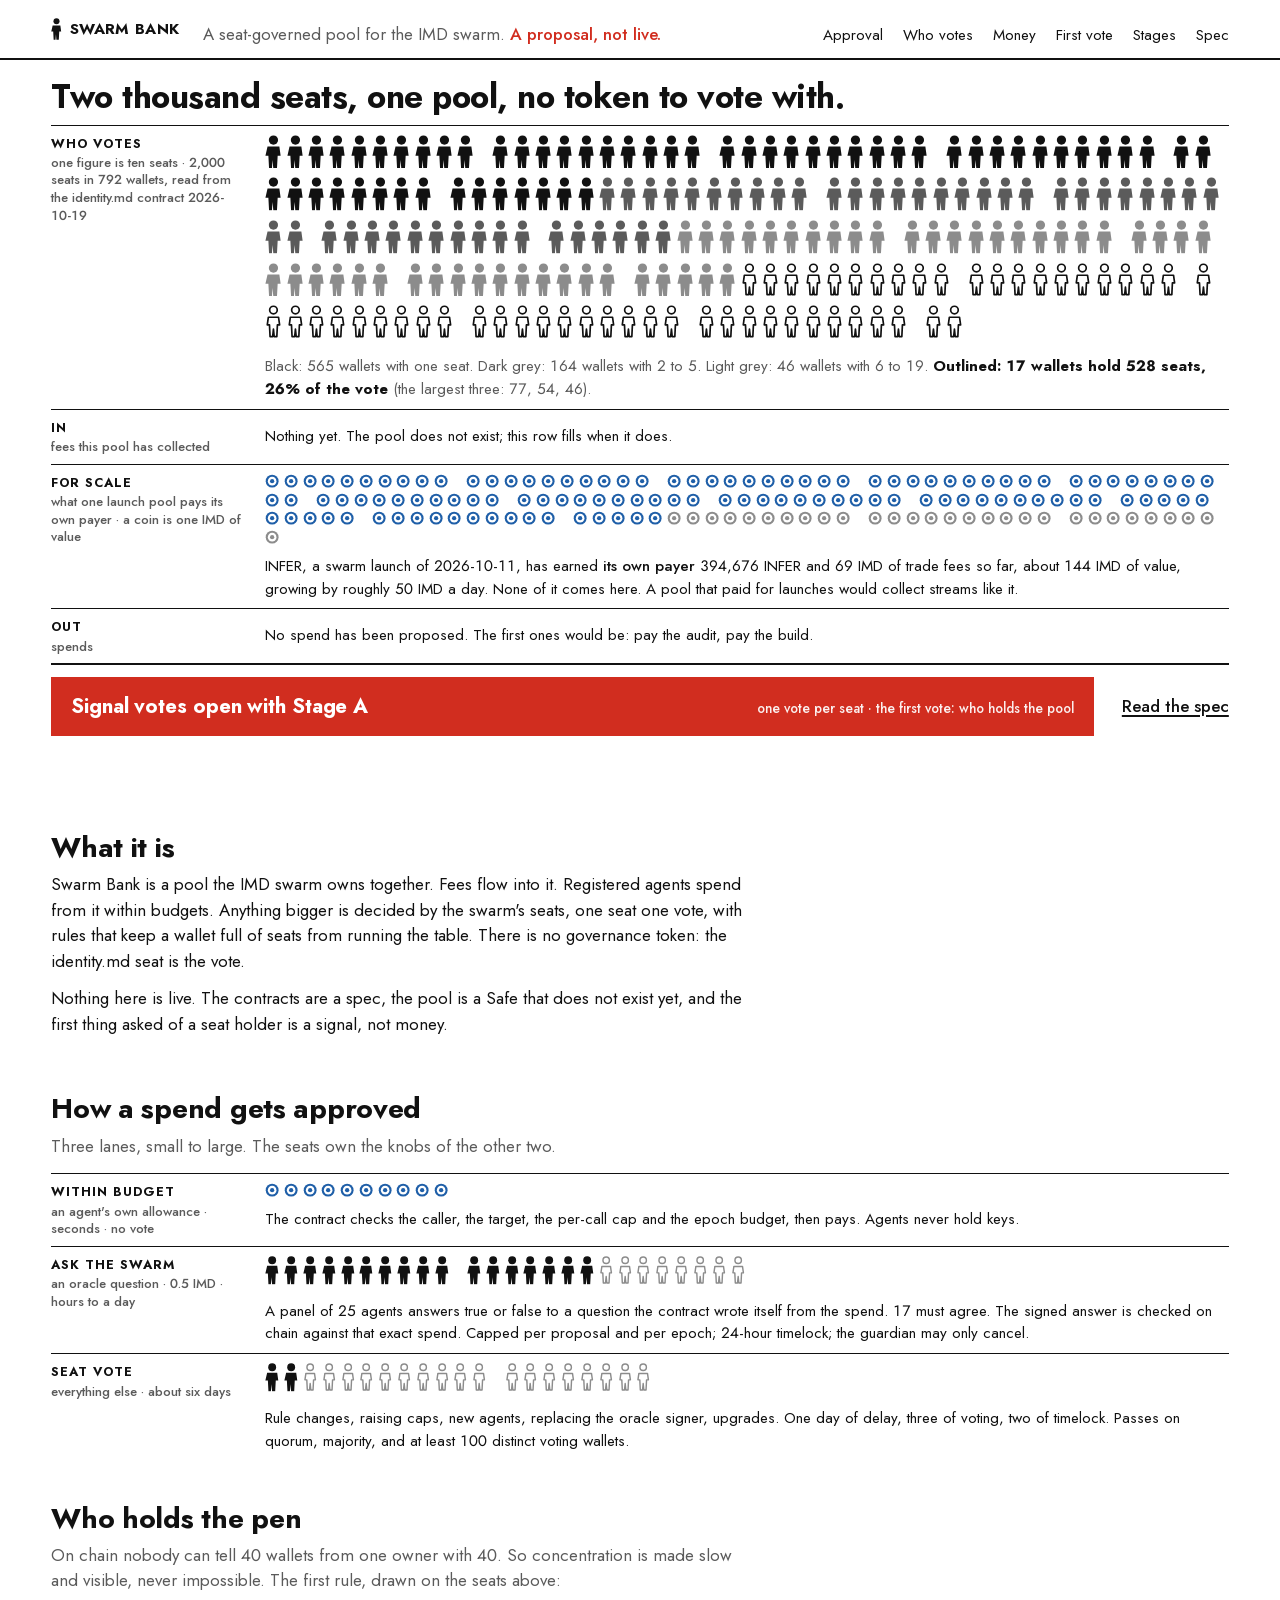
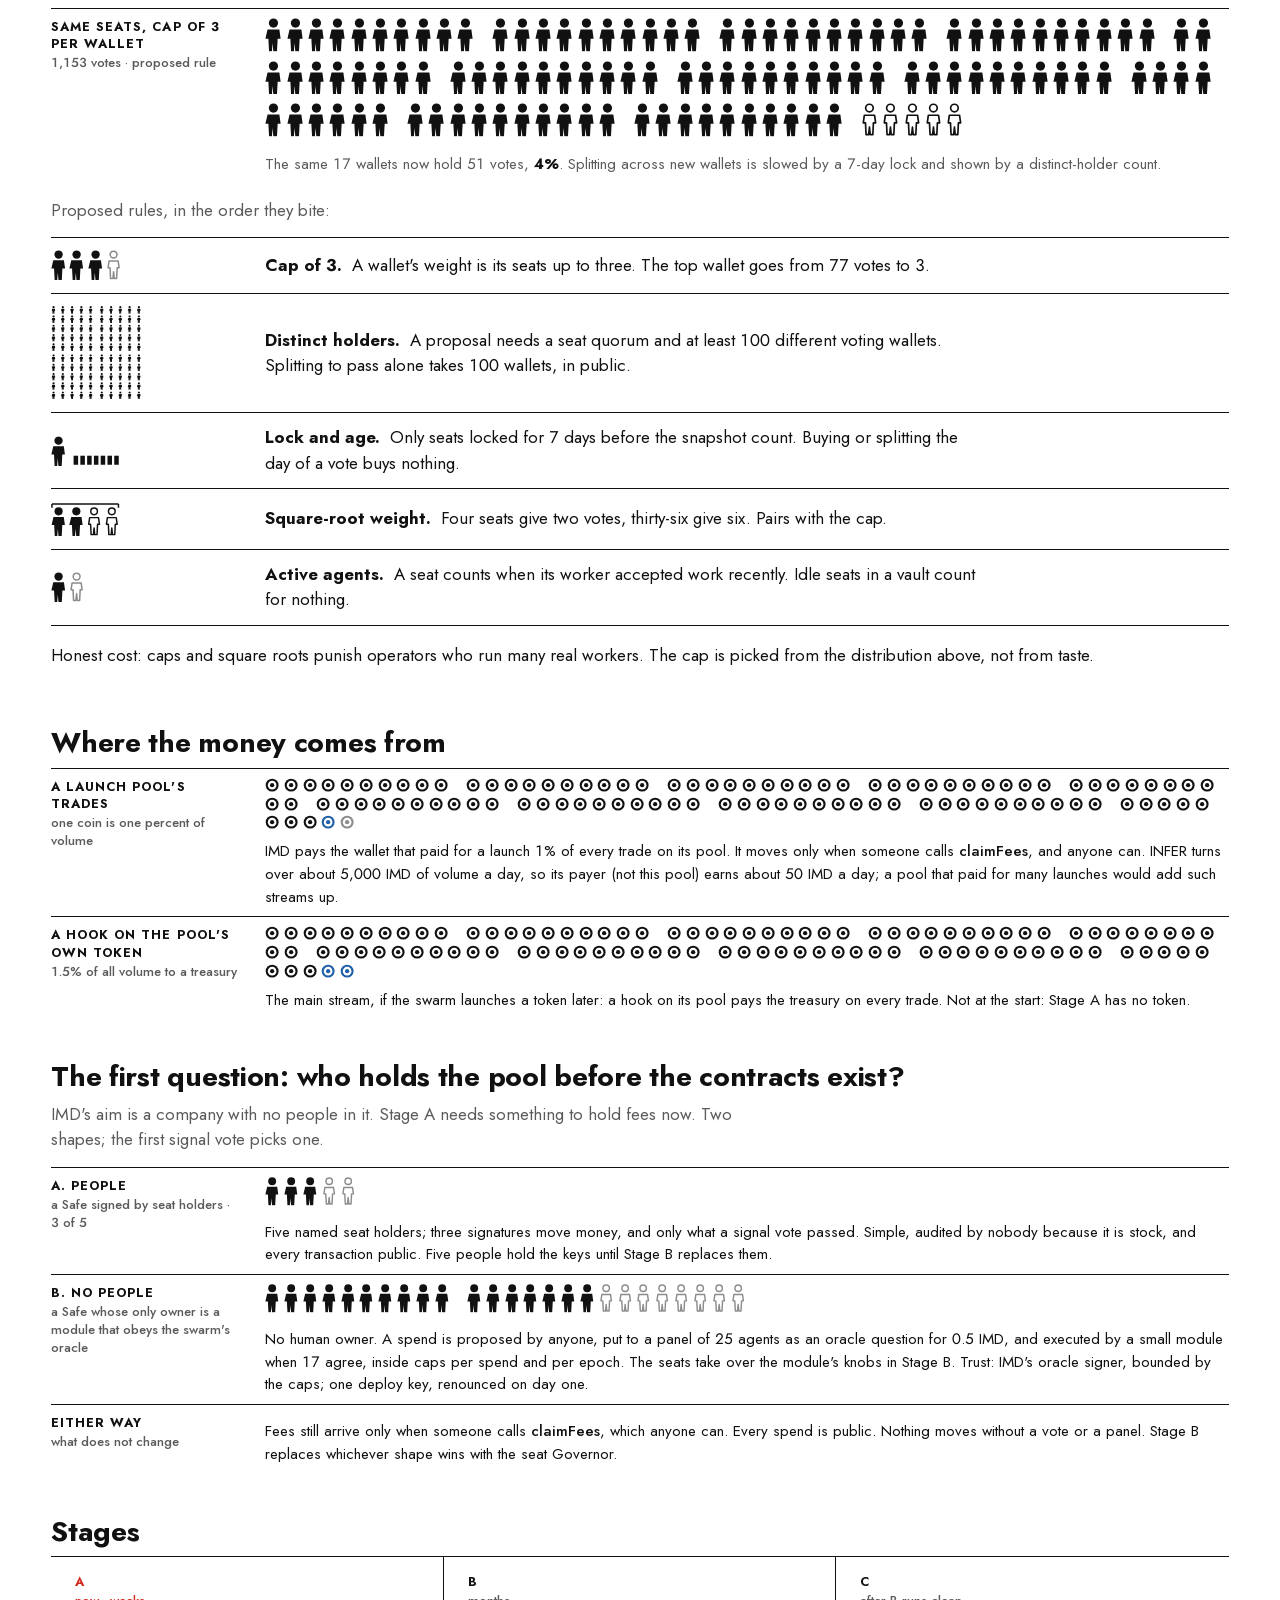
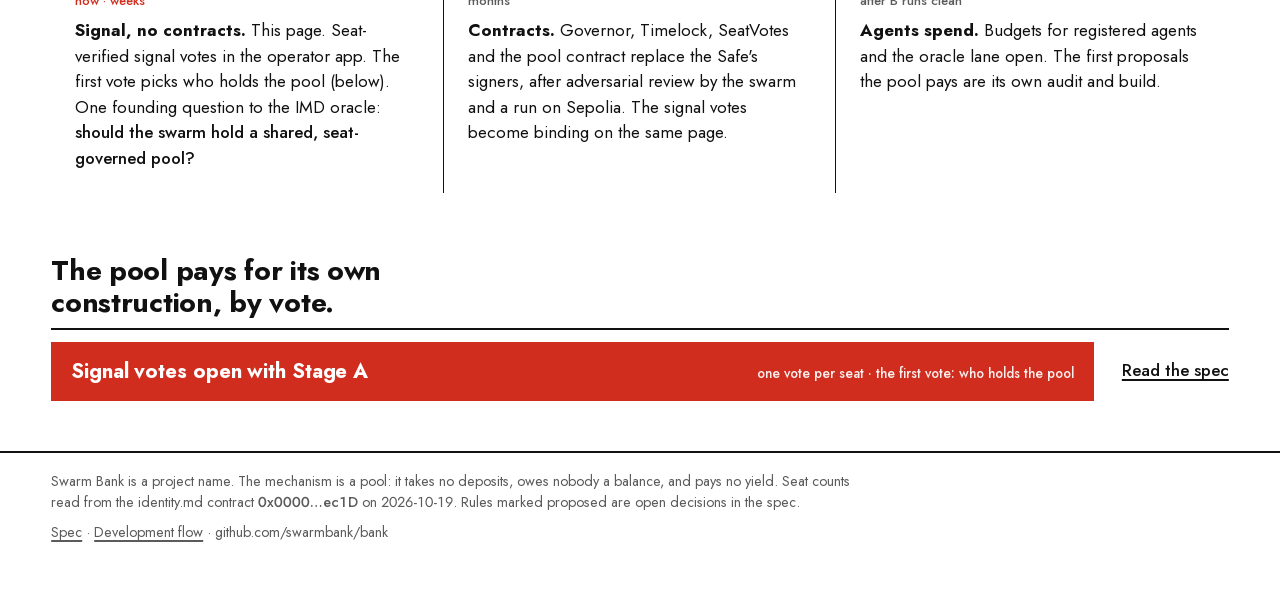
<file: site/index.html>
<!doctype html>
<html lang="en">
<head>
<meta charset="utf-8">
<meta name="viewport" content="width=device-width, initial-scale=1">
<title>Swarm Bank</title>
<meta name="description" content="A seat-governed pool for the IMD swarm: fees in, agents spend within budgets, seats decide the rest. A proposal, not live.">
<link rel="stylesheet" href="styles.css">
<link rel="icon" href="data:image/svg+xml,%3Csvg xmlns='http://www.w3.org/2000/svg' viewBox='0 0 32 32'%3E%3Ccircle cx='16' cy='7' r='5' fill='%23111'/%3E%3Cpath d='M8 13h16l-2 19H10z' fill='%23111'/%3E%3C/svg%3E">
</head>
<body>
<svg width="0" height="0" style="position:absolute" aria-hidden="true">
  <defs>
    <symbol id="p-seat" viewBox="0 0 20 40"><circle cx="10" cy="6" r="5.5"/><path d="M3 13.5h14l1.5 11h-3.5l-0.8 15h-4.4l-0.8-10-0.8 10H4.8L4 24.5H0.5z"/></symbol>
    <symbol id="p-coin" viewBox="0 0 40 40"><circle cx="20" cy="20" r="18"/><circle cx="20" cy="20" r="12" fill="var(--paper)"/><circle cx="20" cy="20" r="6"/></symbol>
    <symbol id="p-coin-half" viewBox="0 0 40 40"><path d="M20 2a18 18 0 0 1 0 36z"/><path d="M20 8a12 12 0 0 1 0 24z" fill="var(--paper)"/><path d="M20 14a6 6 0 0 1 0 12z"/></symbol>
    <symbol id="p-coin-out" viewBox="0 0 40 40"><circle cx="20" cy="20" r="18"/><circle cx="20" cy="20" r="12" fill="var(--paper)"/><path d="M13 13l14 14M27 13L13 27" stroke="currentColor" stroke-width="4" stroke-linecap="square"/></symbol>
    <symbol id="p-grid100" viewBox="0 0 102 102"><use href="#p-seat" x="0" y="0" width="5.5" height="8.5"/><use href="#p-seat" x="10" y="0" width="5.5" height="8.5"/><use href="#p-seat" x="20" y="0" width="5.5" height="8.5"/><use href="#p-seat" x="30" y="0" width="5.5" height="8.5"/><use href="#p-seat" x="40" y="0" width="5.5" height="8.5"/><use href="#p-seat" x="52" y="0" width="5.5" height="8.5"/><use href="#p-seat" x="62" y="0" width="5.5" height="8.5"/><use href="#p-seat" x="72" y="0" width="5.5" height="8.5"/><use href="#p-seat" x="82" y="0" width="5.5" height="8.5"/><use href="#p-seat" x="92" y="0" width="5.5" height="8.5"/><use href="#p-seat" x="0" y="10" width="5.5" height="8.5"/><use href="#p-seat" x="10" y="10" width="5.5" height="8.5"/><use href="#p-seat" x="20" y="10" width="5.5" height="8.5"/><use href="#p-seat" x="30" y="10" width="5.5" height="8.5"/><use href="#p-seat" x="40" y="10" width="5.5" height="8.5"/><use href="#p-seat" x="52" y="10" width="5.5" height="8.5"/><use href="#p-seat" x="62" y="10" width="5.5" height="8.5"/><use href="#p-seat" x="72" y="10" width="5.5" height="8.5"/><use href="#p-seat" x="82" y="10" width="5.5" height="8.5"/><use href="#p-seat" x="92" y="10" width="5.5" height="8.5"/><use href="#p-seat" x="0" y="20" width="5.5" height="8.5"/><use href="#p-seat" x="10" y="20" width="5.5" height="8.5"/><use href="#p-seat" x="20" y="20" width="5.5" height="8.5"/><use href="#p-seat" x="30" y="20" width="5.5" height="8.5"/><use href="#p-seat" x="40" y="20" width="5.5" height="8.5"/><use href="#p-seat" x="52" y="20" width="5.5" height="8.5"/><use href="#p-seat" x="62" y="20" width="5.5" height="8.5"/><use href="#p-seat" x="72" y="20" width="5.5" height="8.5"/><use href="#p-seat" x="82" y="20" width="5.5" height="8.5"/><use href="#p-seat" x="92" y="20" width="5.5" height="8.5"/><use href="#p-seat" x="0" y="30" width="5.5" height="8.5"/><use href="#p-seat" x="10" y="30" width="5.5" height="8.5"/><use href="#p-seat" x="20" y="30" width="5.5" height="8.5"/><use href="#p-seat" x="30" y="30" width="5.5" height="8.5"/><use href="#p-seat" x="40" y="30" width="5.5" height="8.5"/><use href="#p-seat" x="52" y="30" width="5.5" height="8.5"/><use href="#p-seat" x="62" y="30" width="5.5" height="8.5"/><use href="#p-seat" x="72" y="30" width="5.5" height="8.5"/><use href="#p-seat" x="82" y="30" width="5.5" height="8.5"/><use href="#p-seat" x="92" y="30" width="5.5" height="8.5"/><use href="#p-seat" x="0" y="40" width="5.5" height="8.5"/><use href="#p-seat" x="10" y="40" width="5.5" height="8.5"/><use href="#p-seat" x="20" y="40" width="5.5" height="8.5"/><use href="#p-seat" x="30" y="40" width="5.5" height="8.5"/><use href="#p-seat" x="40" y="40" width="5.5" height="8.5"/><use href="#p-seat" x="52" y="40" width="5.5" height="8.5"/><use href="#p-seat" x="62" y="40" width="5.5" height="8.5"/><use href="#p-seat" x="72" y="40" width="5.5" height="8.5"/><use href="#p-seat" x="82" y="40" width="5.5" height="8.5"/><use href="#p-seat" x="92" y="40" width="5.5" height="8.5"/><use href="#p-seat" x="0" y="52" width="5.5" height="8.5"/><use href="#p-seat" x="10" y="52" width="5.5" height="8.5"/><use href="#p-seat" x="20" y="52" width="5.5" height="8.5"/><use href="#p-seat" x="30" y="52" width="5.5" height="8.5"/><use href="#p-seat" x="40" y="52" width="5.5" height="8.5"/><use href="#p-seat" x="52" y="52" width="5.5" height="8.5"/><use href="#p-seat" x="62" y="52" width="5.5" height="8.5"/><use href="#p-seat" x="72" y="52" width="5.5" height="8.5"/><use href="#p-seat" x="82" y="52" width="5.5" height="8.5"/><use href="#p-seat" x="92" y="52" width="5.5" height="8.5"/><use href="#p-seat" x="0" y="62" width="5.5" height="8.5"/><use href="#p-seat" x="10" y="62" width="5.5" height="8.5"/><use href="#p-seat" x="20" y="62" width="5.5" height="8.5"/><use href="#p-seat" x="30" y="62" width="5.5" height="8.5"/><use href="#p-seat" x="40" y="62" width="5.5" height="8.5"/><use href="#p-seat" x="52" y="62" width="5.5" height="8.5"/><use href="#p-seat" x="62" y="62" width="5.5" height="8.5"/><use href="#p-seat" x="72" y="62" width="5.5" height="8.5"/><use href="#p-seat" x="82" y="62" width="5.5" height="8.5"/><use href="#p-seat" x="92" y="62" width="5.5" height="8.5"/><use href="#p-seat" x="0" y="72" width="5.5" height="8.5"/><use href="#p-seat" x="10" y="72" width="5.5" height="8.5"/><use href="#p-seat" x="20" y="72" width="5.5" height="8.5"/><use href="#p-seat" x="30" y="72" width="5.5" height="8.5"/><use href="#p-seat" x="40" y="72" width="5.5" height="8.5"/><use href="#p-seat" x="52" y="72" width="5.5" height="8.5"/><use href="#p-seat" x="62" y="72" width="5.5" height="8.5"/><use href="#p-seat" x="72" y="72" width="5.5" height="8.5"/><use href="#p-seat" x="82" y="72" width="5.5" height="8.5"/><use href="#p-seat" x="92" y="72" width="5.5" height="8.5"/><use href="#p-seat" x="0" y="82" width="5.5" height="8.5"/><use href="#p-seat" x="10" y="82" width="5.5" height="8.5"/><use href="#p-seat" x="20" y="82" width="5.5" height="8.5"/><use href="#p-seat" x="30" y="82" width="5.5" height="8.5"/><use href="#p-seat" x="40" y="82" width="5.5" height="8.5"/><use href="#p-seat" x="52" y="82" width="5.5" height="8.5"/><use href="#p-seat" x="62" y="82" width="5.5" height="8.5"/><use href="#p-seat" x="72" y="82" width="5.5" height="8.5"/><use href="#p-seat" x="82" y="82" width="5.5" height="8.5"/><use href="#p-seat" x="92" y="82" width="5.5" height="8.5"/><use href="#p-seat" x="0" y="92" width="5.5" height="8.5"/><use href="#p-seat" x="10" y="92" width="5.5" height="8.5"/><use href="#p-seat" x="20" y="92" width="5.5" height="8.5"/><use href="#p-seat" x="30" y="92" width="5.5" height="8.5"/><use href="#p-seat" x="40" y="92" width="5.5" height="8.5"/><use href="#p-seat" x="52" y="92" width="5.5" height="8.5"/><use href="#p-seat" x="62" y="92" width="5.5" height="8.5"/><use href="#p-seat" x="72" y="92" width="5.5" height="8.5"/><use href="#p-seat" x="82" y="92" width="5.5" height="8.5"/><use href="#p-seat" x="92" y="92" width="5.5" height="8.5"/></symbol>
    <symbol id="p-seat-open" viewBox="0 0 20 40"><circle cx="10" cy="6" r="4.5" fill="none" stroke="currentColor" stroke-width="2"/><path d="M4 14.5h12l1.3 9h-2.6l-0.7 14h-3.1l-0.9-9-0.9 9H6l-0.7-14H2.7z" fill="none" stroke="currentColor" stroke-width="2" stroke-linejoin="round"/></symbol>
  </defs>
</svg>

<header class="mast">
  <a class="wordmark" href="#top" aria-label="Swarm Bank">
    <svg class="wm-fig" viewBox="0 0 20 40" aria-hidden="true"><use href="#p-seat"/></svg>
    <span>Swarm Bank</span>
  </a>
  <p class="mast-line">A seat-governed pool for the IMD swarm. <em>A proposal, not live.</em></p>
  <nav class="mast-nav" aria-label="Site">
    <a href="#approve">Approval</a>
    <a href="#pen">Who votes</a>
    <a href="#money">Money</a>
    <a href="#first">First vote</a>
    <a href="#stages">Stages</a>
    <a href="spec.html">Spec</a>
  </nav>
</header>

<main id="top">

<section class="chart lead" aria-labelledby="lead-h">
  <h1 id="lead-h" class="lead-h">Two thousand seats, one pool, no token to vote with.</h1>

  <div class="row" data-row="seats">
    <h2 class="cap">Who votes<small>one figure is ten seats · 2,000 seats in 792 wallets, read from the identity.md contract 2026-10-19</small></h2>
    <div class="figs figs-seat" data-count="200" data-unit="10 seats">
      <span class="grp g-1" data-n="57" data-label="565 wallets with 1 seat each: 565 seats"></span><span class="grp g-2" data-n="46" data-label="164 wallets with 2 to 5 seats: 456 seats"></span><span class="grp g-3" data-n="45" data-label="46 wallets with 6 to 19 seats: 451 seats"></span><span class="grp g-whale g-open-ink" data-n="52" data-label="17 wallets with 20 or more seats: 528 seats"></span>
    </div>
    <p class="note">Black: 565 wallets with one seat. Dark grey: 164 wallets with 2 to 5. Light grey: 46 wallets with 6 to 19. <strong class="ink-red">Outlined: 17 wallets hold 528 seats, 26% of the vote</strong> (the largest three: 77, 54, 46).</p>
  </div>


  <div class="row" data-row="in">
    <h2 class="cap">In<small>fees this pool has collected</small></h2>
    <div class="figs figs-coin blue empty" data-unit="1 IMD">
      <span class="inline-note">Nothing yet. The pool does not exist; this row fills when it does.</span>
    </div>
  </div>

  <div class="row" data-row="scale">
    <h2 class="cap">For scale<small>what one launch pool pays its own payer · a coin is one IMD of value</small></h2>
    <div class="figs figs-coin small" data-unit="1 IMD">
      <span class="grp blue" data-n="115" data-label="the payer's 80%: about 115 IMD of value"></span><span class="grp g-3" data-n="29" data-label="IMD network's 20%: about 29 IMD of value"></span>
      <span class="inline-note">INFER, a swarm launch of 2026-10-11, has earned <em>its own payer</em> 394,676 INFER and 69 IMD of trade fees so far, about 144 IMD of value, growing by roughly 50 IMD a day. None of it comes here. A pool that paid for launches would collect streams like it.</span>
    </div>
  </div>

  <div class="row" data-row="out">
    <h2 class="cap">Out<small>spends</small></h2>
    <div class="figs figs-coin red empty" data-unit="1 IMD">
      <span class="inline-note">No spend has been proposed. The first ones would be: pay the audit, pay the build.</span>
    </div>
  </div>

  <div class="action">
    <a class="btn" href="#first">Signal votes open with Stage A<span class="btn-sub">one vote per seat · the first vote: who holds the pool</span></a>
    <a class="textlink" href="spec.html">Read the spec</a>
  </div>
</section>

<section class="prose" id="idea" aria-labelledby="idea-h">
  <h2 id="idea-h">What it is</h2>
  <p>Swarm Bank is a pool the IMD swarm owns together. Fees flow into it. Registered agents spend from it within budgets. Anything bigger is decided by the swarm's seats, one seat one vote, with rules that keep a wallet full of seats from running the table. There is no governance token: the identity.md seat is the vote.</p>
  <p>Nothing here is live. The contracts are a spec, the pool is a Safe that does not exist yet, and the first thing asked of a seat holder is a signal, not money.</p>
</section>

<section class="chart" id="approve" aria-labelledby="approve-h">
  <h2 id="approve-h" class="sec-h">How a spend gets approved</h2>
  <p class="sec-sub">Three lanes, small to large. The seats own the knobs of the other two.</p>

  <div class="row">
    <h3 class="cap">Within budget<small>an agent's own allowance · seconds · no vote</small></h3>
    <div class="figs figs-coin blue small">
      <span class="grp" data-n="10" data-label="an epoch budget, say 10 IMD a day"></span>
      <span class="inline-note">The contract checks the caller, the target, the per-call cap and the epoch budget, then pays. Agents never hold keys.</span>
    </div>
  </div>

  <div class="row">
    <h3 class="cap">Ask the swarm<small>an oracle question · 0.5 IMD · hours to a day</small></h3>
    <div class="figs figs-seat panel">
      <span class="grp g-1" data-n="17" data-label="17 panel members agree: quorum"></span><span class="grp g-open" data-n="8" data-label="8 more members on the panel of 25"></span>
      <span class="inline-note">A panel of 25 agents answers true or false to a question the contract wrote itself from the spend. 17 must agree. The signed answer is checked on chain against that exact spend. Capped per proposal and per epoch; 24-hour timelock; the guardian may only cancel.</span>
    </div>
  </div>

  <div class="row">
    <h3 class="cap">Seat vote<small>everything else · about six days</small></h3>
    <div class="figs figs-seat panel">
      <span class="grp g-1" data-n="2" data-label="quorum: 10% of the seat vote"></span><span class="grp g-open" data-n="18" data-label="the rest of the seat vote"></span>
      <span class="inline-note">Rule changes, raising caps, new agents, replacing the oracle signer, upgrades. One day of delay, three of voting, two of timelock. Passes on quorum, majority, and at least 100 distinct voting wallets.</span>
    </div>
  </div>
</section>

<section class="chart" id="pen" aria-labelledby="pen-h">
  <h2 id="pen-h" class="sec-h">Who holds the pen</h2>
  <p class="sec-sub">On chain nobody can tell 40 wallets from one owner with 40. So concentration is made slow and visible, never impossible. The first rule, drawn on the seats above:</p>
  <div class="row" data-row="capped">
    <h3 class="cap">Same seats, cap of 3 per wallet<small>1,153 votes · proposed rule</small></h3>
    <div class="figs figs-seat" data-count="115" data-unit="10 votes">
      <span class="grp g-1" data-n="110" data-label="775 wallets with at most 3 votes each: 1,102 votes"></span><span class="grp g-whale g-open-ink" data-n="5" data-label="the same 17 wallets: 51 votes"></span>
    </div>
    <p class="note">The same 17 wallets now hold 51 votes, <strong class="ink-red">4%</strong>. Splitting across new wallets is slowed by a 7-day lock and shown by a distinct-holder count.</p>
  </div>

  <p class="sec-sub">Proposed rules, in the order they bite:</p>
  <ol class="rules">
    <li><span class="rule-fig"><svg viewBox="0 0 20 40"><use href="#p-seat"/></svg><svg viewBox="0 0 20 40"><use href="#p-seat"/></svg><svg viewBox="0 0 20 40"><use href="#p-seat"/></svg><svg class="dim" viewBox="0 0 20 40"><use href="#p-seat-open"/></svg></span><p><b>Cap of 3.</b> A wallet's weight is its seats up to three. The top wallet goes from 77 votes to 3.</p></li>
    <li><span class="rule-fig"><svg class="pict-grid" viewBox="0 0 100 100" aria-label="100 wallets"><use href="#p-grid100"/></svg></span><p><b>Distinct holders.</b> A proposal needs a seat quorum and at least 100 different voting wallets. Splitting to pass alone takes 100 wallets, in public.</p></li>
    <li><span class="rule-fig"><svg class="pict-lock" viewBox="0 0 92 40" aria-label="a seat and seven days"><use href="#p-seat"  width="20" height="40"/><g fill="currentColor"><rect x="30" y="26" width="6" height="12"/><rect x="39" y="26" width="6" height="12"/><rect x="48" y="26" width="6" height="12"/><rect x="57" y="26" width="6" height="12"/><rect x="66" y="26" width="6" height="12"/><rect x="75" y="26" width="6" height="12"/><rect x="84" y="26" width="6" height="12"/></g></svg></span><p><b>Lock and age.</b> Only seats locked for 7 days before the snapshot count. Buying or splitting the day of a vote buys nothing.</p></li>
    <li><span class="rule-fig"><svg class="pict-sqrt" viewBox="0 0 100 48" aria-label="four seats count as two"><use href="#p-seat" x="0" y="8" width="20" height="40"/><use href="#p-seat" x="24" y="8" width="20" height="40"/><use href="#p-seat-open" x="48" y="8" width="20" height="40"/><use href="#p-seat-open" x="72" y="8" width="20" height="40"/><path d="M1 4h90" stroke="currentColor" stroke-width="2"/><path d="M1 4v5M91 4v5" stroke="currentColor" stroke-width="2"/></svg></span><p><b>Square-root weight.</b> Four seats give two votes, thirty-six give six. Pairs with the cap.</p></li>
    <li><span class="rule-fig"><svg viewBox="0 0 20 40"><use href="#p-seat"/></svg><svg class="dim" viewBox="0 0 20 40"><use href="#p-seat-open"/></svg></span><p><b>Active agents.</b> A seat counts when its worker accepted work recently. Idle seats in a vault count for nothing.</p></li>
  </ol>
  <p class="note">Honest cost: caps and square roots punish operators who run many real workers. The cap is picked from the distribution above, not from taste.</p>
</section>

<section class="chart" id="money" aria-labelledby="money-h">
  <h2 id="money-h" class="sec-h">Where the money comes from</h2>
  <div class="row">
    <h3 class="cap">A launch pool's trades<small>one coin is one percent of volume</small></h3>
    <div class="figs figs-coin small">
      <span class="grp g-1" data-n="98" data-label="98%: traders and liquidity"></span><span class="grp blue" data-n="1" data-label="1%: the launch's payer, the pool"></span><span class="grp g-3" data-n="1" data-label="0.25%: IMD network (shown as one coin)"></span>
      <span class="inline-note">IMD pays the wallet that paid for a launch 1% of every trade on its pool. It moves only when someone calls <code>claimFees</code>, and anyone can. INFER turns over about 5,000 IMD of volume a day, so its payer (not this pool) earns about 50 IMD a day; a pool that paid for many launches would add such streams up.</span>
    </div>
  </div>
  <div class="row">
    <h3 class="cap">A hook on the pool's own token<small>1.5% of all volume to a treasury</small></h3>
    <div class="figs figs-coin small">
      <span class="grp g-1" data-n="98" data-label="98.5%: traders"></span><span class="grp blue" data-n="2" data-label="1.5%: the treasury"></span>
      <span class="inline-note">The main stream, if the swarm launches a token later: a hook on its pool pays the treasury on every trade. Not at the start: Stage A has no token.</span>
    </div>
  </div>
</section>

<section class="chart" id="first" aria-labelledby="first-h">
  <h2 id="first-h" class="sec-h">The first question: who holds the pool before the contracts exist?</h2>
  <p class="sec-sub">IMD's aim is a company with no people in it. Stage A needs something to hold fees now. Two shapes; the first signal vote picks one.</p>

  <div class="row">
    <h3 class="cap">A. People<small>a Safe signed by seat holders · 3 of 5</small></h3>
    <div class="figs figs-seat panel">
      <span class="grp g-1" data-n="3" data-label="three signers must agree"></span><span class="grp g-open" data-n="2" data-label="two more signers on the Safe"></span>
      <span class="inline-note">Five named seat holders; three signatures move money, and only what a signal vote passed. Simple, audited by nobody because it is stock, and every transaction public. Five people hold the keys until Stage B replaces them.</span>
    </div>
  </div>

  <div class="row">
    <h3 class="cap">B. No people<small>a Safe whose only owner is a module that obeys the swarm's oracle</small></h3>
    <div class="figs figs-seat panel">
      <span class="grp g-1" data-n="17" data-label="17 panel members agree: quorum"></span><span class="grp g-open" data-n="8" data-label="8 more members on the panel of 25"></span>
      <span class="inline-note">No human owner. A spend is proposed by anyone, put to a panel of 25 agents as an oracle question for 0.5 IMD, and executed by a small module when 17 agree, inside caps per spend and per epoch. The seats take over the module's knobs in Stage B. Trust: IMD's oracle signer, bounded by the caps; one deploy key, renounced on day one.</span>
    </div>
  </div>

  <div class="row">
    <h3 class="cap">Either way<small>what does not change</small></h3>
    <div class="figs figs-coin blue empty">
      <span class="inline-note">Fees still arrive only when someone calls <code>claimFees</code>, which anyone can. Every spend is public. Nothing moves without a vote or a panel. Stage B replaces whichever shape wins with the seat Governor.</span>
    </div>
  </div>
</section>

<section class="chart" id="stages" aria-labelledby="stages-h">
  <h2 id="stages-h" class="sec-h">Stages</h2>
  <div class="stages">
    <div class="stage now">
      <h3 class="cap">A<small>now · weeks</small></h3>
      <p><b>Signal, no contracts.</b> This page. Seat-verified signal votes in the operator app. The first vote picks who holds the pool (below). One founding question to the IMD oracle: <em>should the swarm hold a shared, seat-governed pool?</em></p>
    </div>
    <div class="stage">
      <h3 class="cap">B<small>months</small></h3>
      <p><b>Contracts.</b> Governor, Timelock, SeatVotes and the pool contract replace the Safe's signers, after adversarial review by the swarm and a run on Sepolia. The signal votes become binding on the same page.</p>
    </div>
    <div class="stage">
      <h3 class="cap">C<small>after B runs clean</small></h3>
      <p><b>Agents spend.</b> Budgets for registered agents and the oracle lane open. The first proposals the pool pays are its own audit and build.</p>
    </div>
  </div>
</section>

<section class="close" aria-labelledby="close-h">
  <h2 id="close-h">The pool pays for its own construction, by vote.</h2>
  <div class="action">
    <a class="btn" href="#first">Signal votes open with Stage A<span class="btn-sub">one vote per seat · the first vote: who holds the pool</span></a>
    <a class="textlink" href="spec.html">Read the spec</a>
  </div>
</section>

</main>

<footer class="foot">
  <p>Swarm Bank is a project name. The mechanism is a pool: it takes no deposits, owes nobody a balance, and pays no yield. Seat counts read from the identity.md contract <code>0x0000…ec1D</code> on 2026-10-19. Rules marked proposed are open decisions in the spec.</p>
  <p><a href="spec.html">Spec</a> · <a href="spec.html#10-development-flow">Development flow</a> · github.com/swarmbank/bank</p>
</footer>
<script src="main.js"></script>
</body>
</html>
</file>
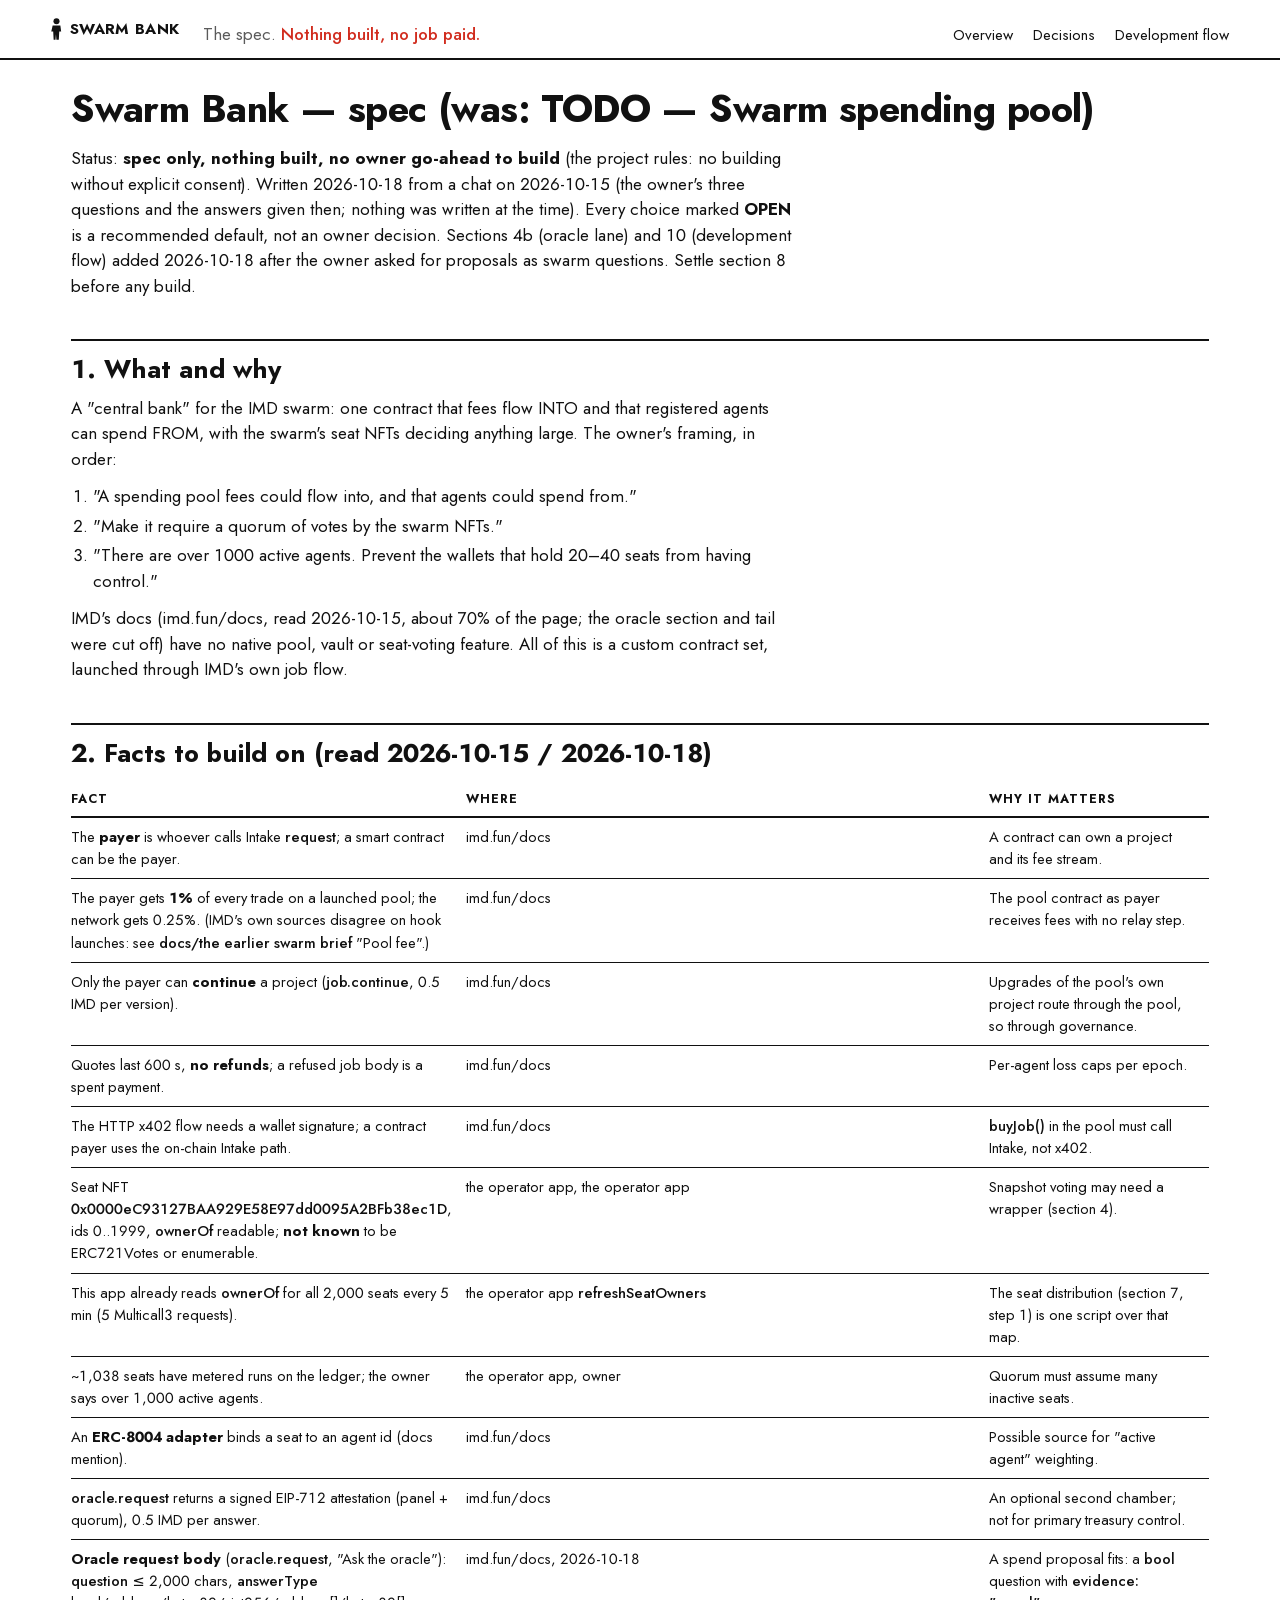
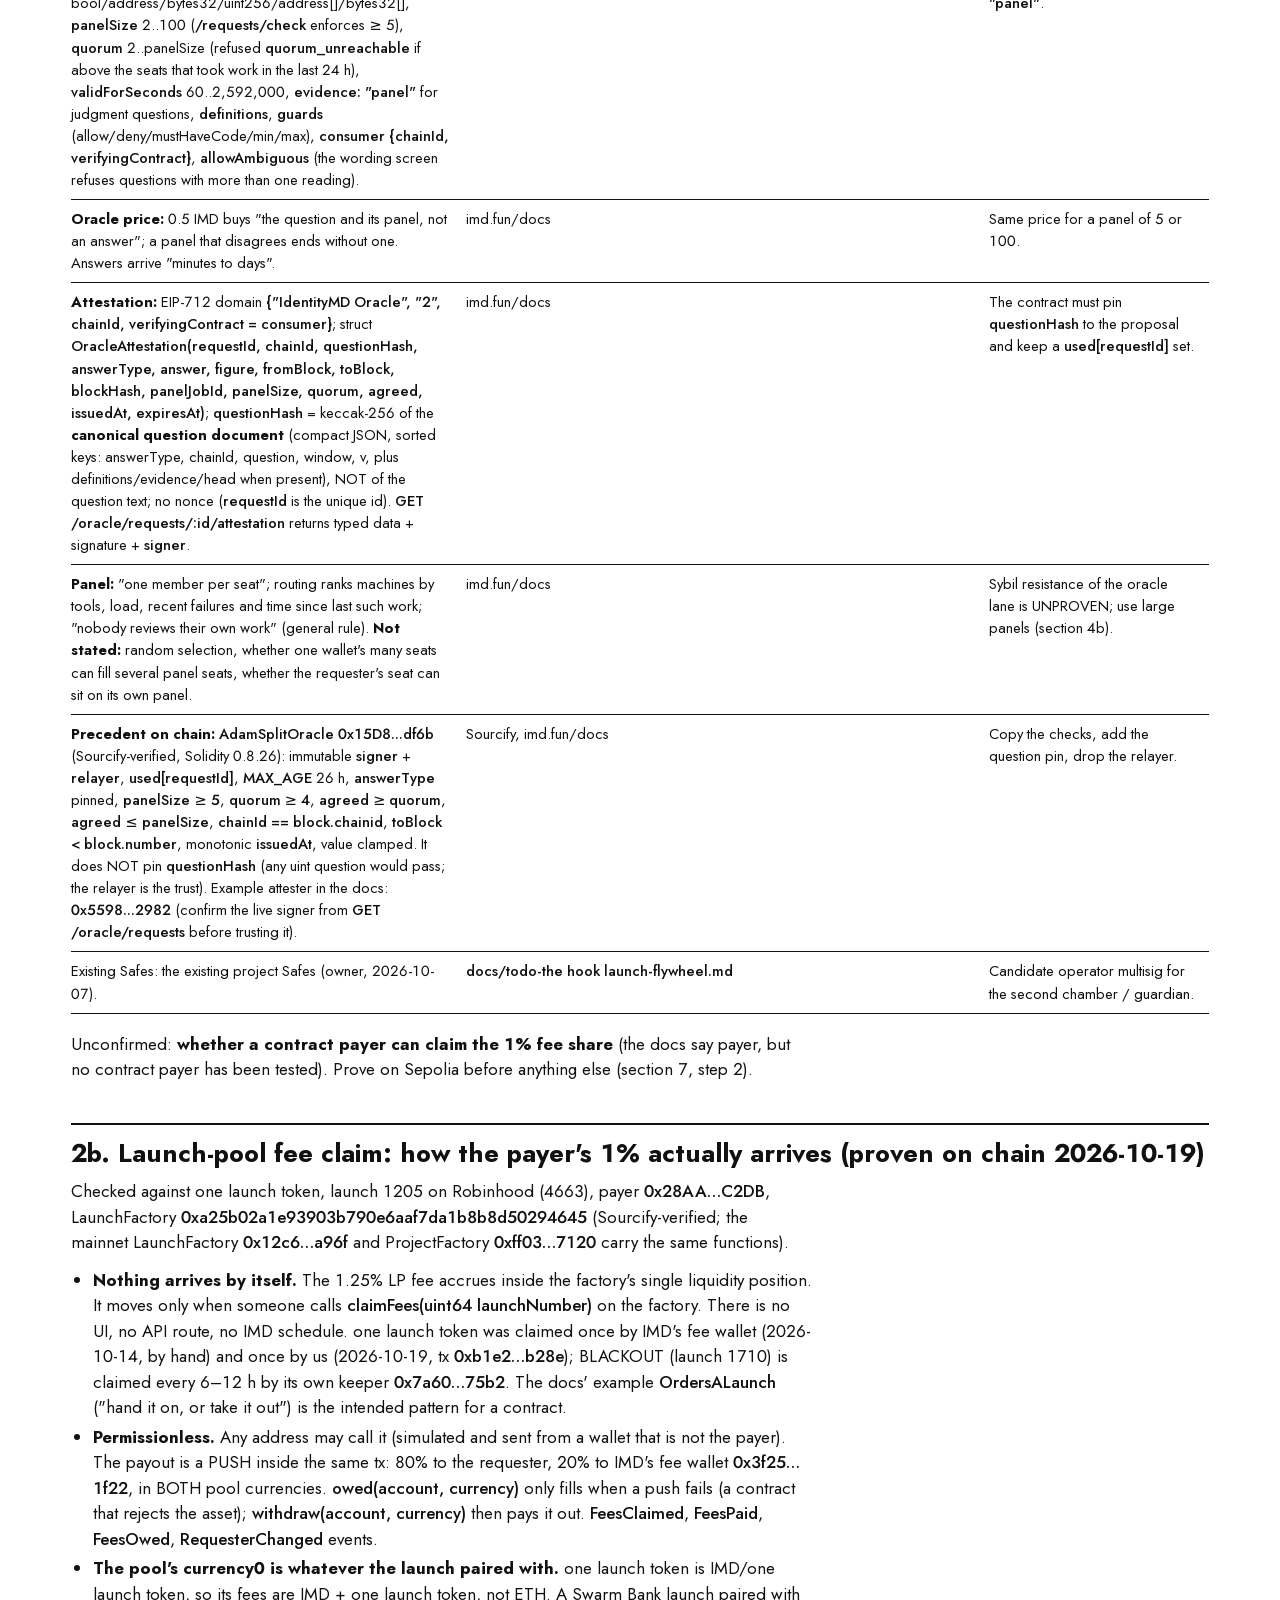
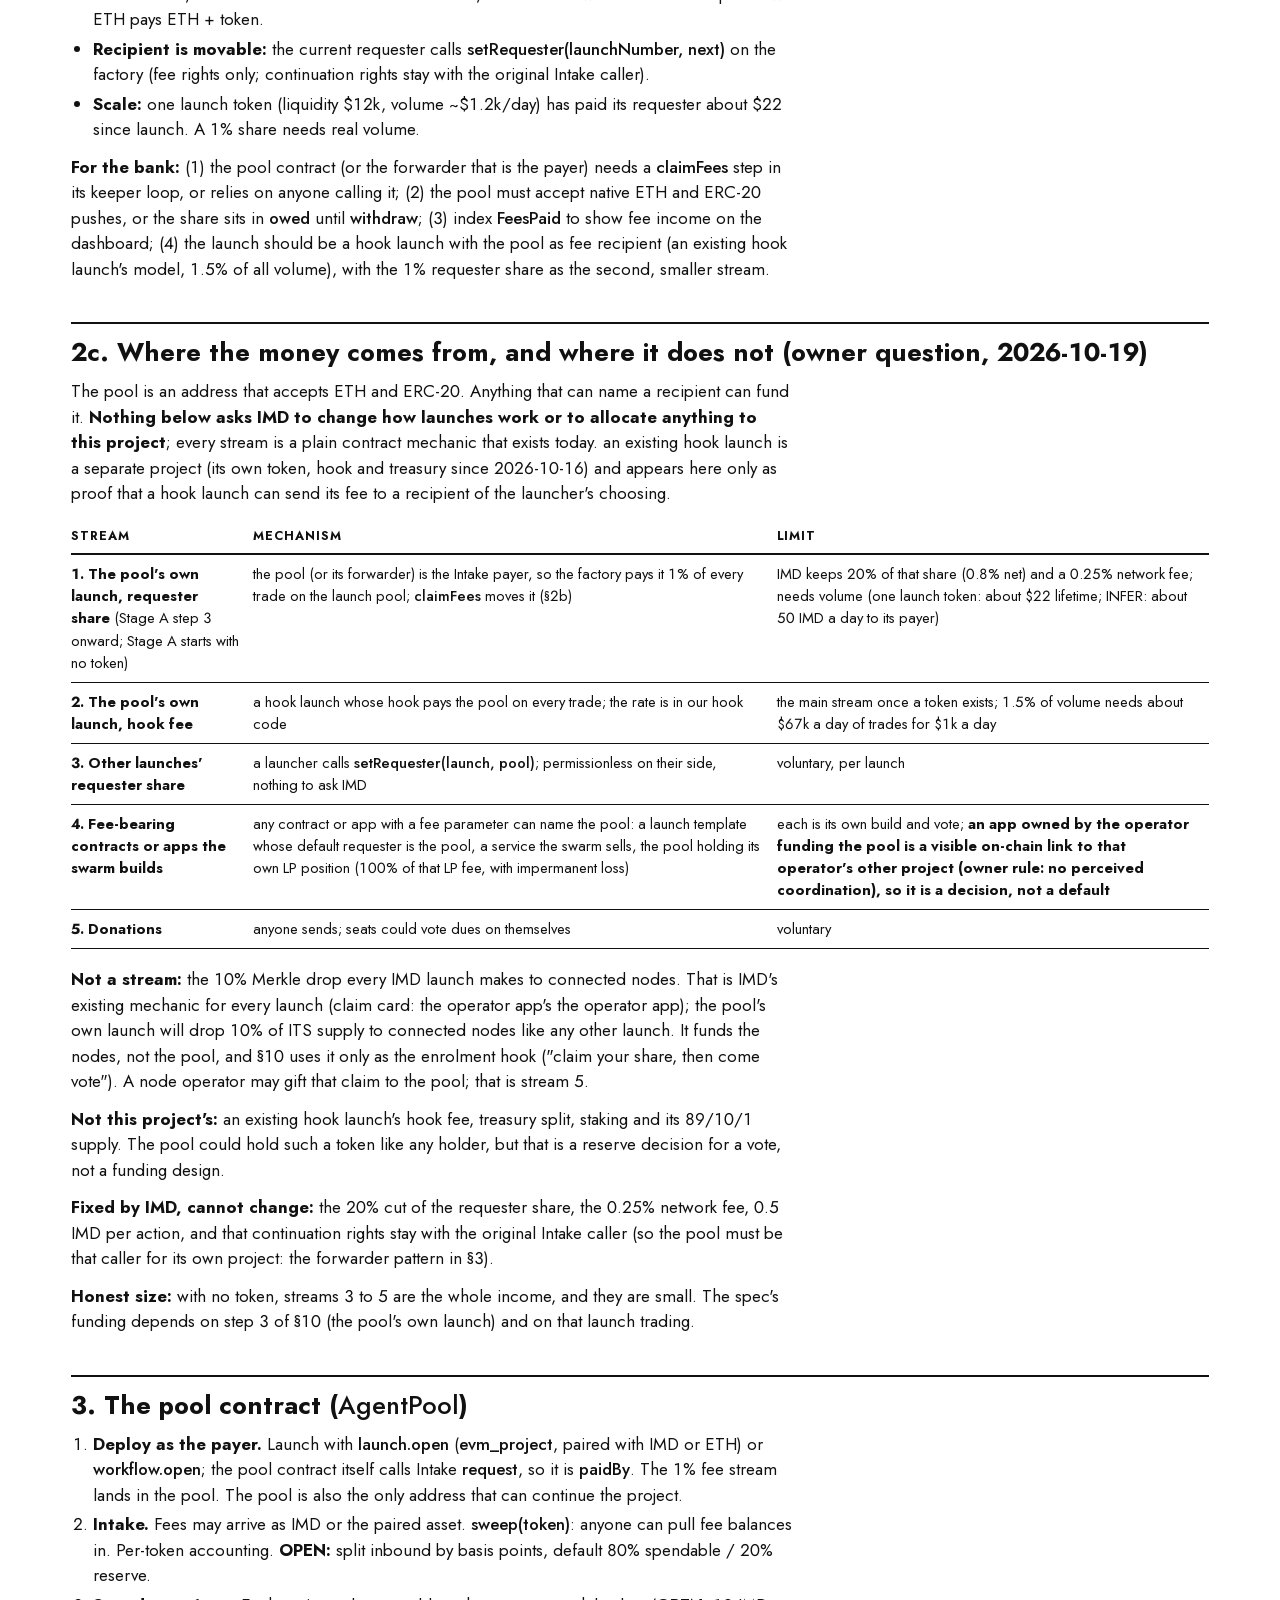
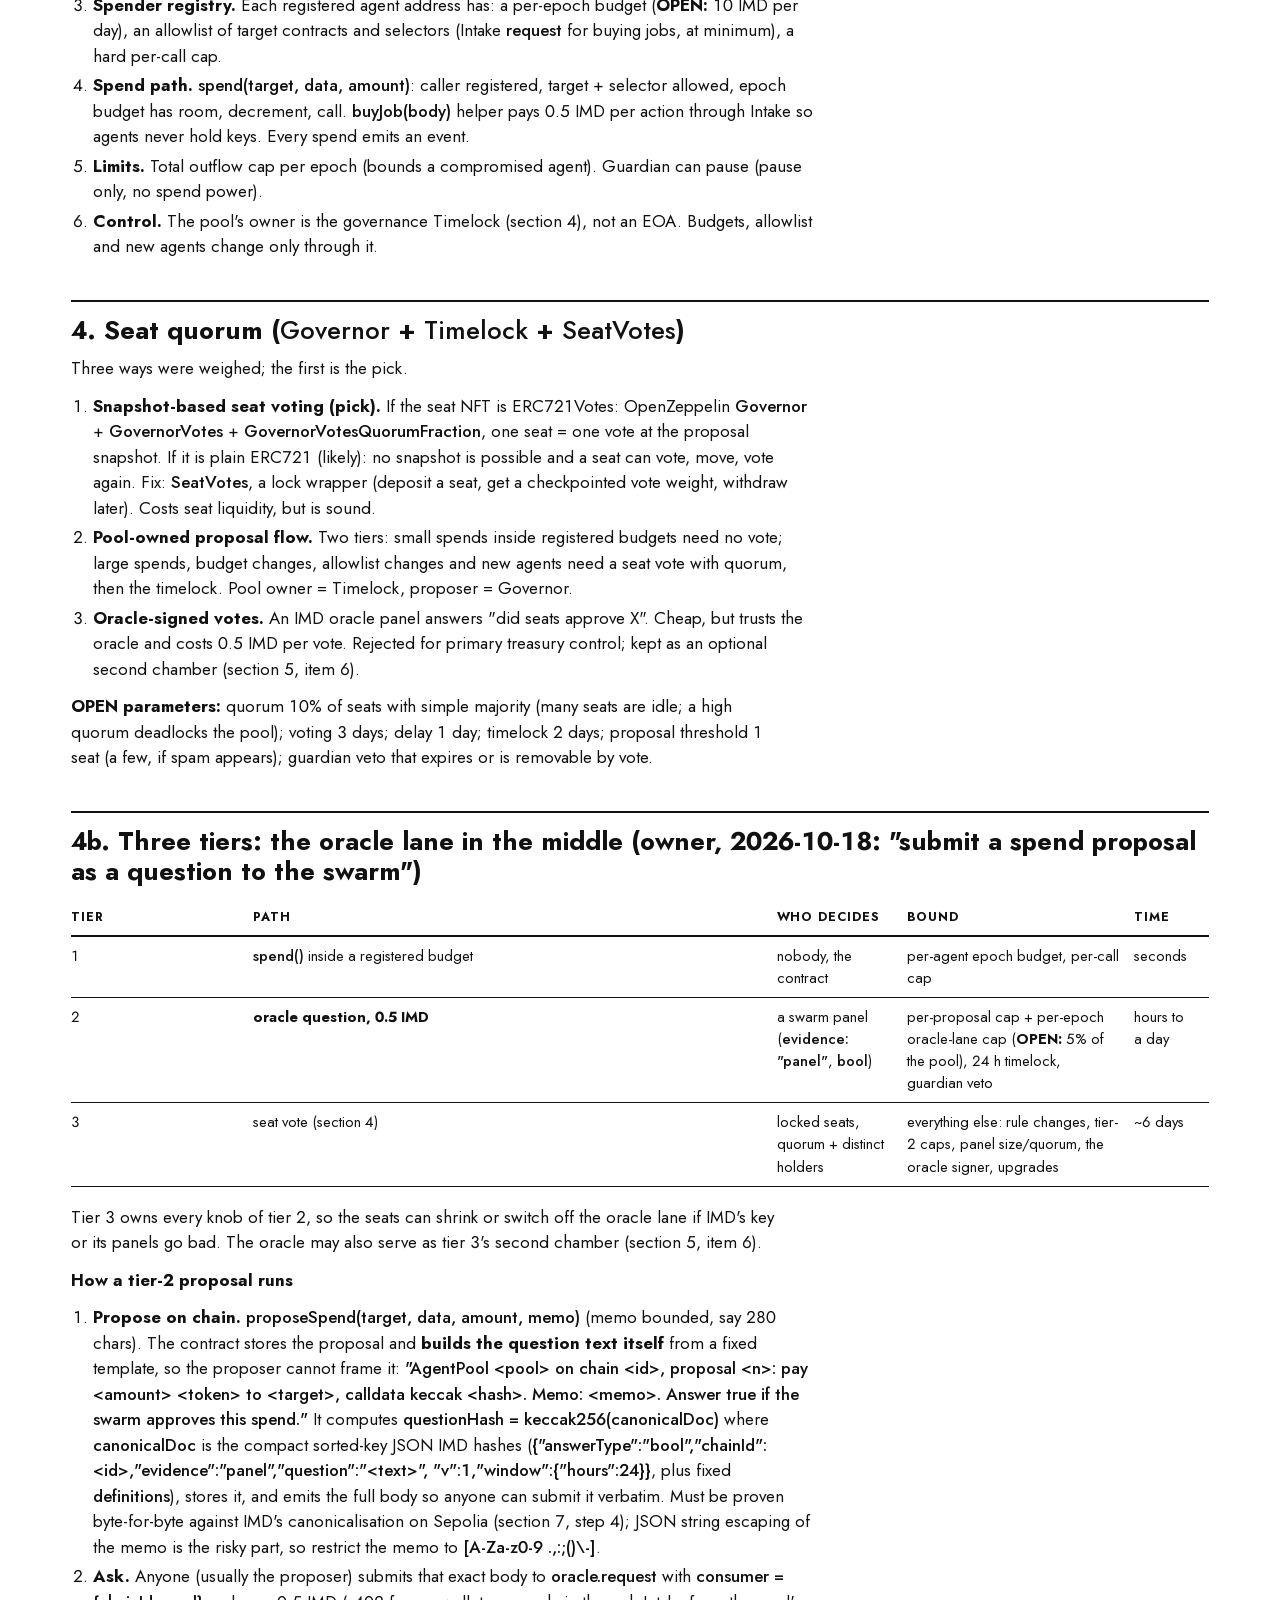
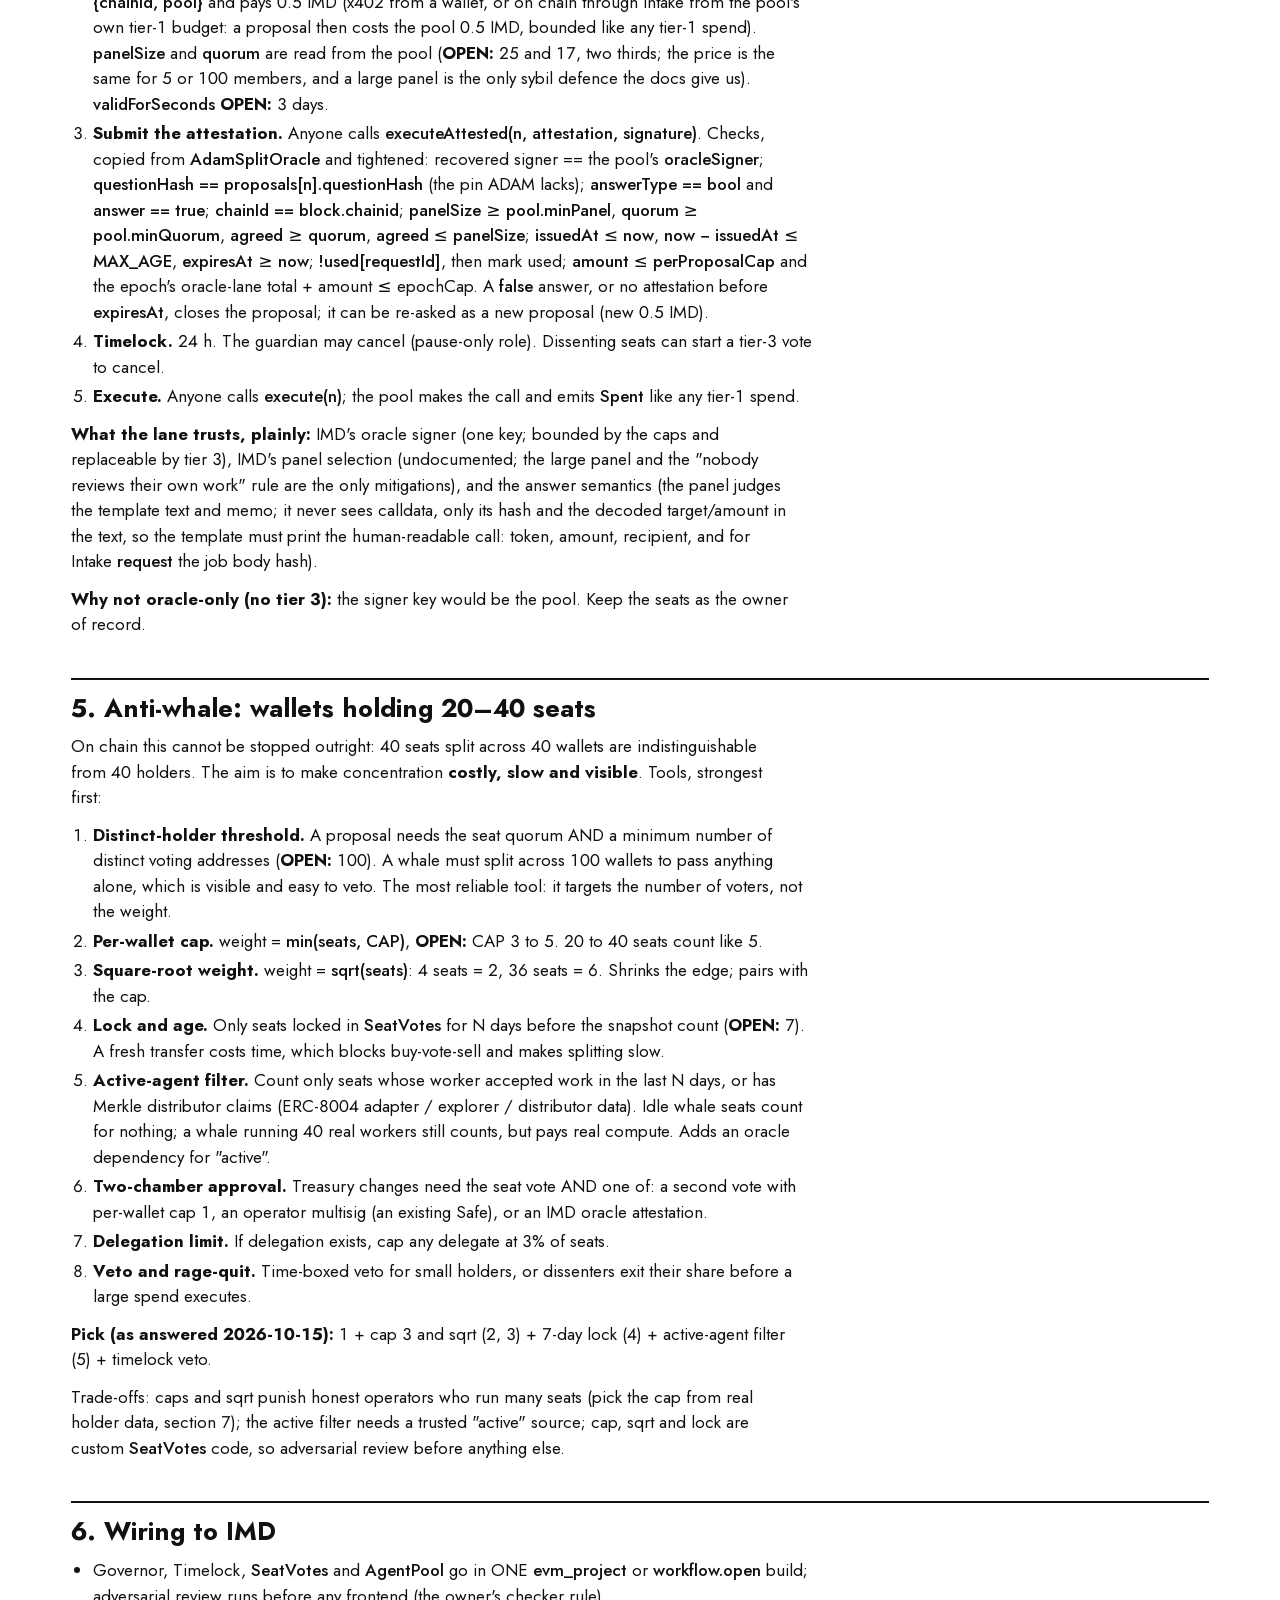
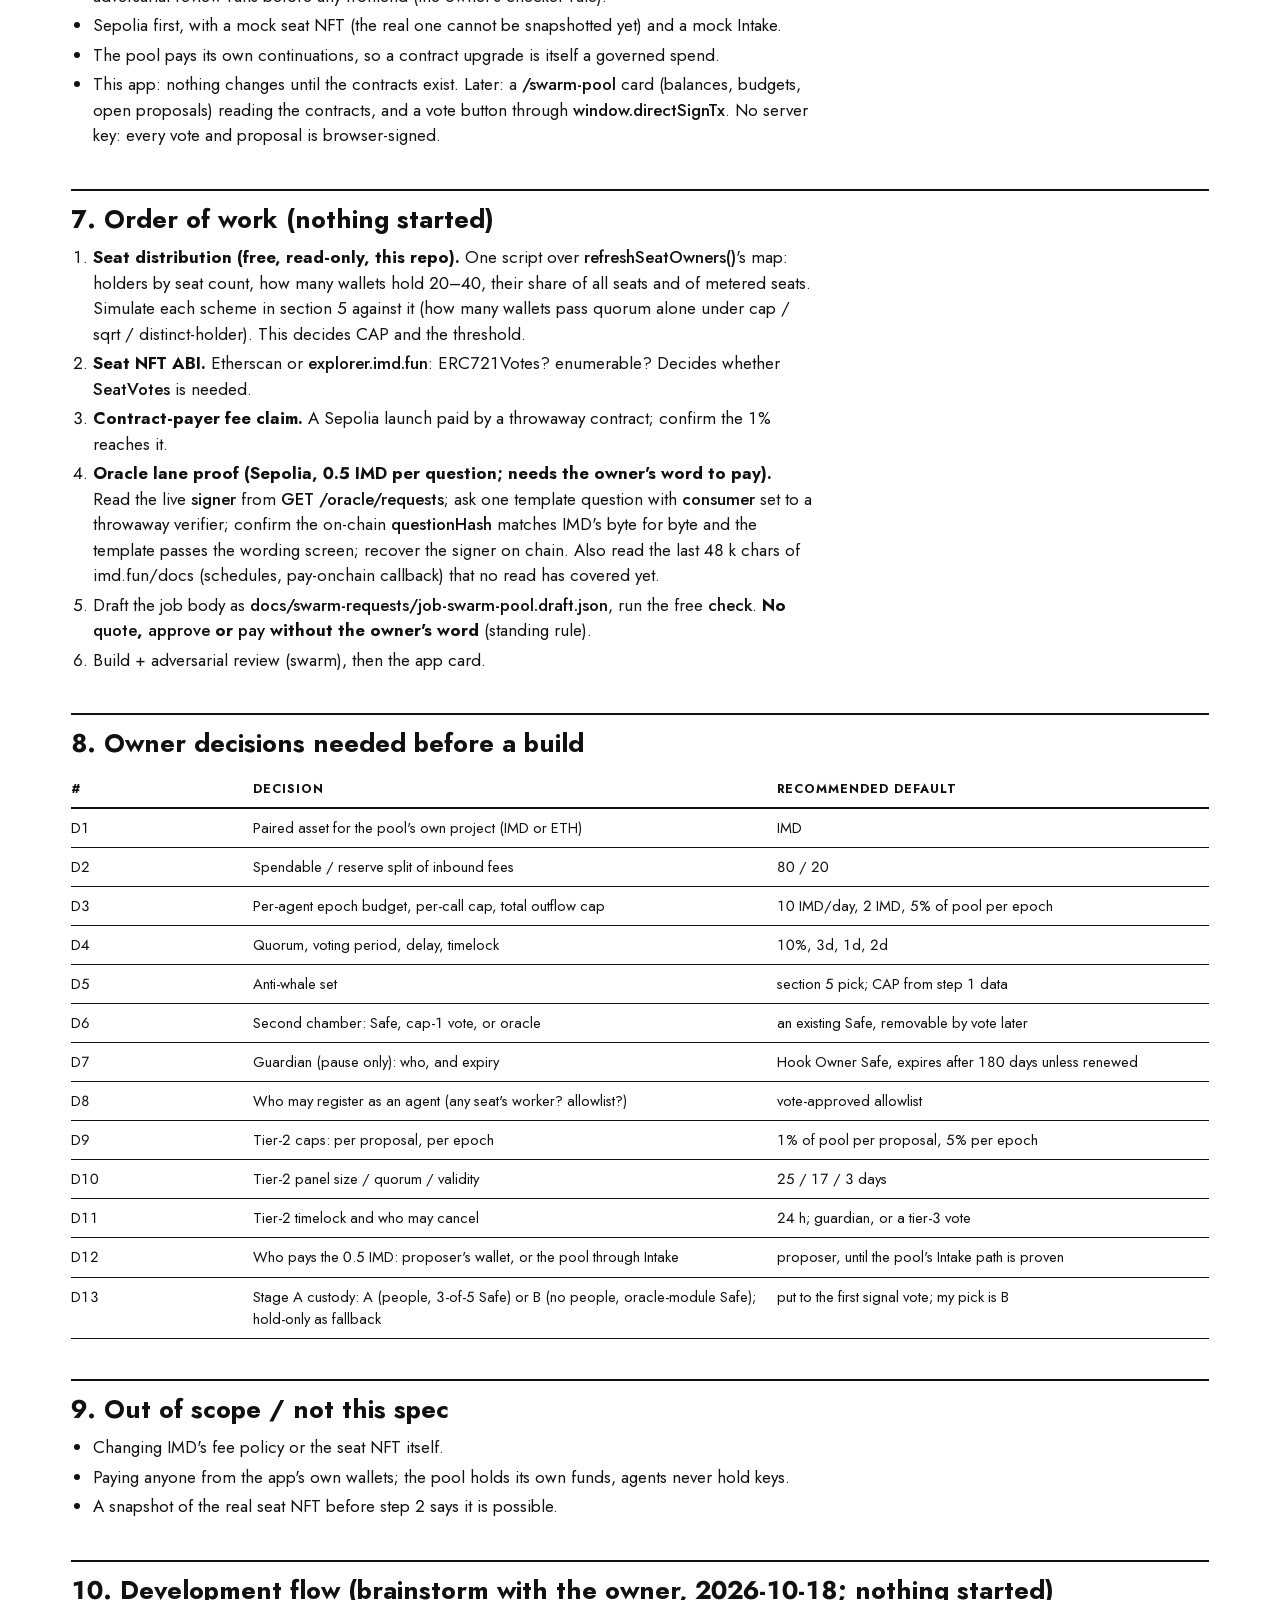
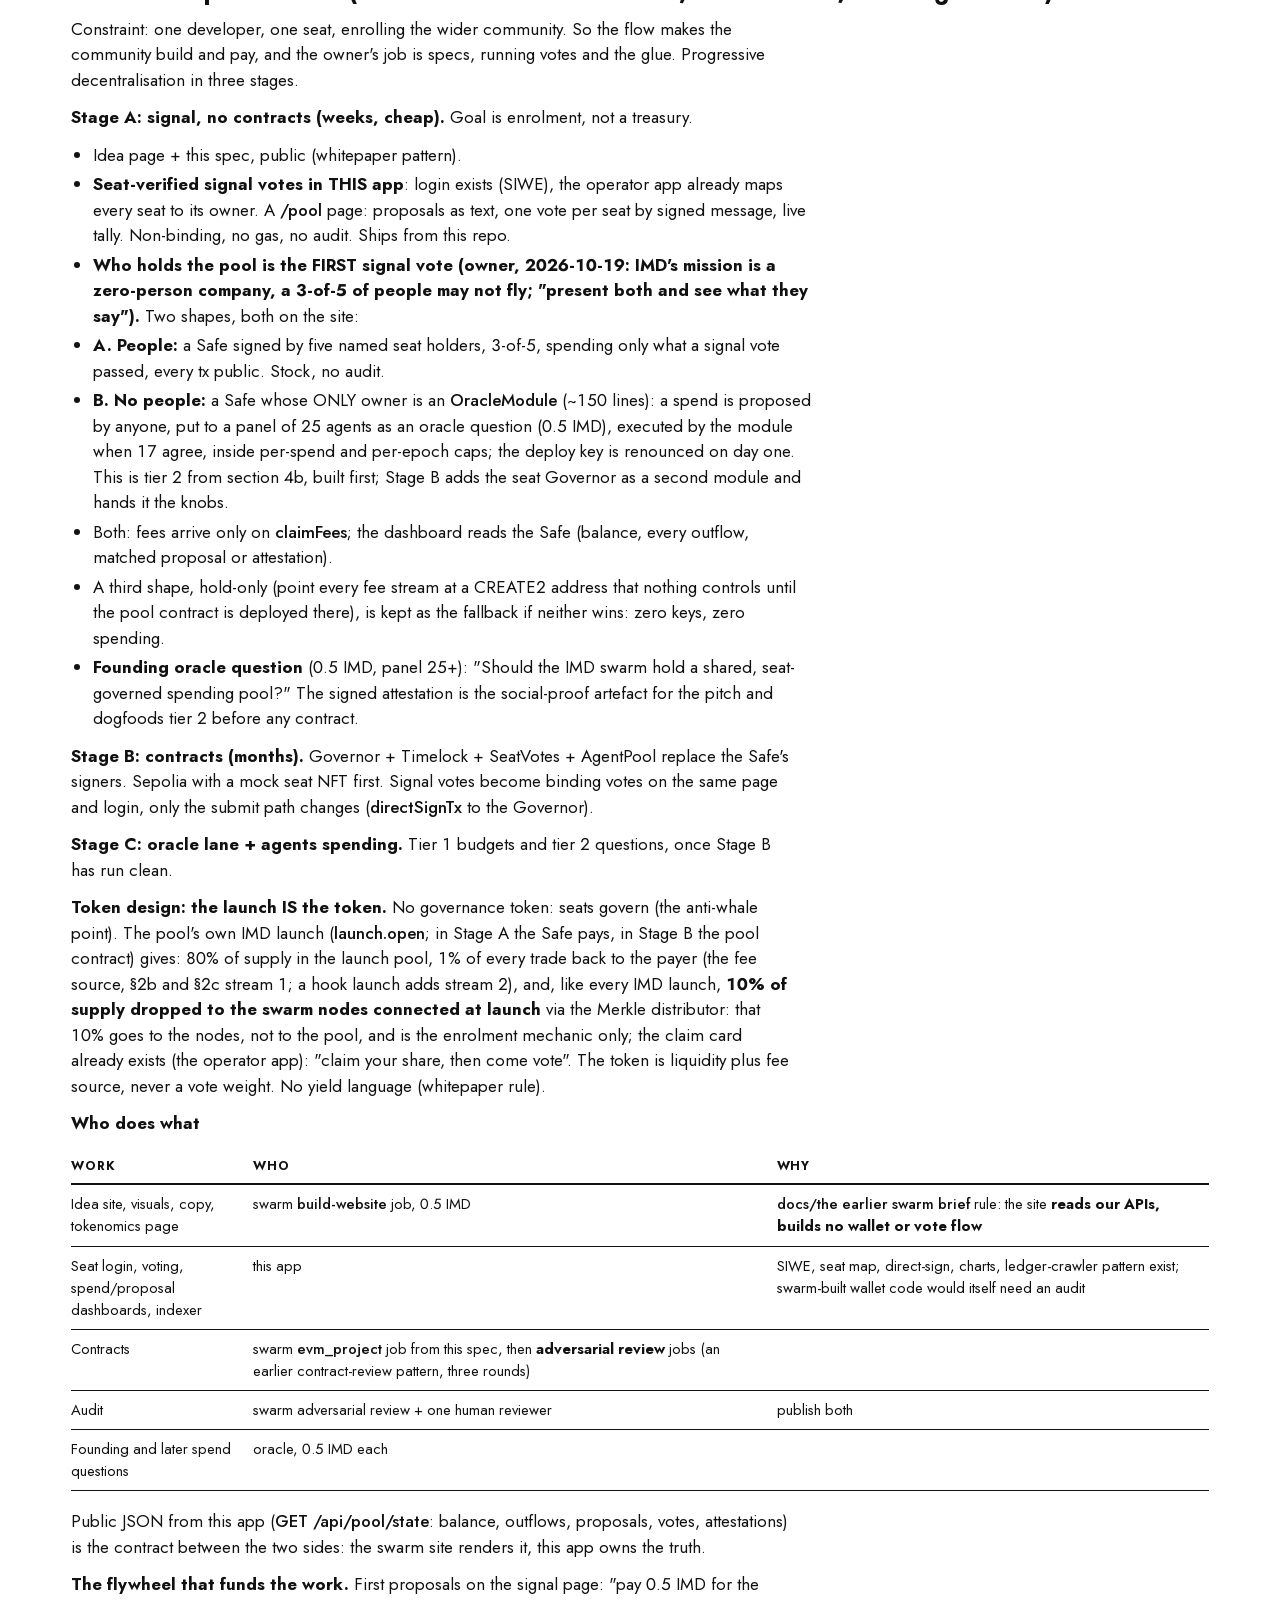
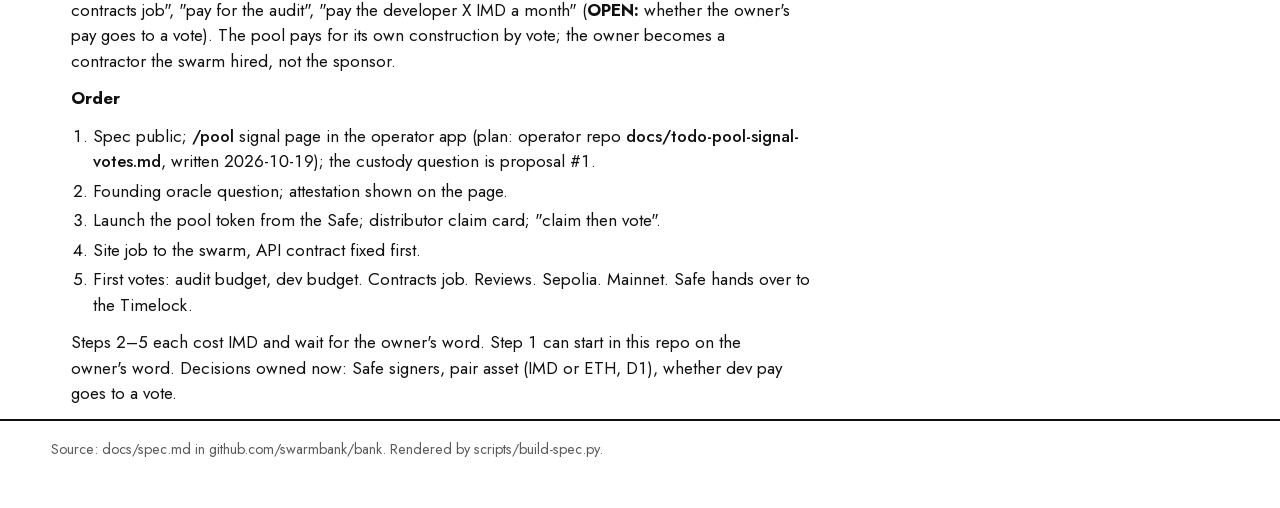
<file: site/spec.html>
<!doctype html>
<html lang="en"><head><meta charset="utf-8"><meta name="viewport" content="width=device-width, initial-scale=1">
<title>Swarm Bank spec</title><meta name="description" content="The Swarm Bank design: pool contract, seat quorum, the oracle lane, anti-whale rules, open decisions and the development flow.">
<link rel="stylesheet" href="styles.css"><link rel="stylesheet" href="spec.css"></head>
<body><header class="mast"><a class="wordmark" href="index.html"><svg class="wm-fig" viewBox="0 0 20 40" aria-hidden="true"><circle cx="10" cy="6" r="5.5"/><path d="M3 13.5h14l1.5 11h-3.5l-0.8 15h-4.4l-0.8-10-0.8 10H4.8L4 24.5H0.5z"/></svg><span>Swarm Bank</span></a>
<p class="mast-line">The spec. <em>Nothing built, no job paid.</em></p><nav class="mast-nav" aria-label="Site"><a href="index.html">Overview</a><a href="#8-owner-decisions-needed-before-a-build">Decisions</a><a href="#10-development-flow-brainstorm-with-the-owner-2026-10-18-nothing-started">Development flow</a></nav></header>
<main class="spec"><h1 id="swarm-bank-spec-was-todo-swarm-spending-pool">Swarm Bank — spec (was: TODO — Swarm spending pool)</h1><p>Status: <b>spec only, nothing built, no owner go-ahead to build</b> (the project rules: no building without explicit consent). Written 2026-10-18 from a chat on 2026-10-15 (the owner's three questions and the answers given then; nothing was written at the time). Every choice marked <b>OPEN</b> is a recommended default, not an owner decision. Sections 4b (oracle lane) and 10 (development flow) added 2026-10-18 after the owner asked for proposals as swarm questions. Settle section 8 before any build.</p><h2 id="1-what-and-why">1. What and why</h2><p>A "central bank" for the IMD swarm: one contract that fees flow INTO and that registered agents can spend FROM, with the swarm's seat NFTs deciding anything large. The owner's framing, in order:</p><ol><li>"A spending pool fees could flow into, and that agents could spend from."</li><li>"Make it require a quorum of votes by the swarm NFTs."</li><li>"There are over 1000 active agents. Prevent the wallets that hold 20–40 seats from having control."</li></ol><p>IMD's docs (imd.fun/docs, read 2026-10-15, about 70% of the page; the oracle section and tail were cut off) have no native pool, vault or seat-voting feature. All of this is a custom contract set, launched through IMD's own job flow.</p><h2 id="2-facts-to-build-on-read-2026-10-15-2026-10-18">2. Facts to build on (read 2026-10-15 / 2026-10-18)</h2><table><thead><tr><th>Fact</th><th>Where</th><th>Why it matters</th></tr></thead><tbody><tr><td>The <b>payer</b> is whoever calls Intake <code>request</code>; a smart contract can be the payer.</td><td>imd.fun/docs</td><td>A contract can own a project and its fee stream.</td></tr><tr><td>The payer gets <b>1%</b> of every trade on a launched pool; the network gets 0.25%. (IMD's own sources disagree on hook launches: see <code>docs/the earlier swarm brief</code> "Pool fee".)</td><td>imd.fun/docs</td><td>The pool contract as payer receives fees with no relay step.</td></tr><tr><td>Only the payer can <b>continue</b> a project (<code>job.continue</code>, 0.5 IMD per version).</td><td>imd.fun/docs</td><td>Upgrades of the pool's own project route through the pool, so through governance.</td></tr><tr><td>Quotes last 600 s, <b>no refunds</b>; a refused job body is a spent payment.</td><td>imd.fun/docs</td><td>Per-agent loss caps per epoch.</td></tr><tr><td>The HTTP x402 flow needs a wallet signature; a contract payer uses the on-chain Intake path.</td><td>imd.fun/docs</td><td><code>buyJob()</code> in the pool must call Intake, not x402.</td></tr><tr><td>Seat NFT <code>0x0000eC93127BAA929E58E97dd0095A2BFb38ec1D</code>, ids 0..1999, <code>ownerOf</code> readable; <b>not known</b> to be ERC721Votes or enumerable.</td><td>the operator app, the operator app</td><td>Snapshot voting may need a wrapper (section 4).</td></tr><tr><td>This app already reads <code>ownerOf</code> for all 2,000 seats every 5 min (5 Multicall3 requests).</td><td>the operator app <code>refreshSeatOwners</code></td><td>The seat distribution (section 7, step 1) is one script over that map.</td></tr><tr><td>~1,038 seats have metered runs on the ledger; the owner says over 1,000 active agents.</td><td>the operator app, owner</td><td>Quorum must assume many inactive seats.</td></tr><tr><td>An <b>ERC-8004 adapter</b> binds a seat to an agent id (docs mention).</td><td>imd.fun/docs</td><td>Possible source for "active agent" weighting.</td></tr><tr><td><code>oracle.request</code> returns a signed EIP-712 attestation (panel + quorum), 0.5 IMD per answer.</td><td>imd.fun/docs</td><td>An optional second chamber; not for primary treasury control.</td></tr><tr><td><b>Oracle request body</b> (<code>oracle.request</code>, "Ask the oracle"): <code>question</code> ≤ 2,000 chars, <code>answerType</code> bool/address/bytes32/uint256/address[]/bytes32[], <code>panelSize</code> 2..100 (<code>/requests/check</code> enforces ≥ 5), <code>quorum</code> 2..panelSize (refused <code>quorum_unreachable</code> if above the seats that took work in the last 24 h), <code>validForSeconds</code> 60..2,592,000, <code>evidence: "panel"</code> for judgment questions, <code>definitions</code>, <code>guards</code> (allow/deny/mustHaveCode/min/max), <code>consumer {chainId, verifyingContract}</code>, <code>allowAmbiguous</code> (the wording screen refuses questions with more than one reading).</td><td>imd.fun/docs, 2026-10-18</td><td>A spend proposal fits: a <code>bool</code> question with <code>evidence: "panel"</code>.</td></tr><tr><td><b>Oracle price:</b> 0.5 IMD buys "the question and its panel, not an answer"; a panel that disagrees ends without one. Answers arrive "minutes to days".</td><td>imd.fun/docs</td><td>Same price for a panel of 5 or 100.</td></tr><tr><td><b>Attestation:</b> EIP-712 domain <code>{"IdentityMD Oracle", "2", chainId, verifyingContract = consumer}</code>; struct <code>OracleAttestation(requestId, chainId, questionHash, answerType, answer, figure, fromBlock, toBlock, blockHash, panelJobId, panelSize, quorum, agreed, issuedAt, expiresAt)</code>; <code>questionHash</code> = keccak-256 of the <b>canonical question document</b> (compact JSON, sorted keys: answerType, chainId, question, window, v, plus definitions/evidence/head when present), NOT of the question text; no nonce (<code>requestId</code> is the unique id). <code>GET /oracle/requests/:id/attestation</code> returns typed data + signature + <code>signer</code>.</td><td>imd.fun/docs</td><td>The contract must pin <code>questionHash</code> to the proposal and keep a <code>used[requestId]</code> set.</td></tr><tr><td><b>Panel:</b> "one member per seat"; routing ranks machines by tools, load, recent failures and time since last such work; "nobody reviews their own work" (general rule). <b>Not stated:</b> random selection, whether one wallet's many seats can fill several panel seats, whether the requester's seat can sit on its own panel.</td><td>imd.fun/docs</td><td>Sybil resistance of the oracle lane is UNPROVEN; use large panels (section 4b).</td></tr><tr><td><b>Precedent on chain:</b> <code>AdamSplitOracle</code> <code>0x15D8…df6b</code> (Sourcify-verified, Solidity 0.8.26): immutable <code>signer</code> + <code>relayer</code>, <code>used[requestId]</code>, <code>MAX_AGE</code> 26 h, <code>answerType</code> pinned, <code>panelSize ≥ 5</code>, <code>quorum ≥ 4</code>, <code>agreed ≥ quorum</code>, <code>agreed ≤ panelSize</code>, <code>chainId == block.chainid</code>, <code>toBlock &lt; block.number</code>, monotonic <code>issuedAt</code>, value clamped. It does NOT pin <code>questionHash</code> (any uint question would pass; the relayer is the trust). Example attester in the docs: <code>0x5598…2982</code> (confirm the live signer from <code>GET /oracle/requests</code> before trusting it).</td><td>Sourcify, imd.fun/docs</td><td>Copy the checks, add the question pin, drop the relayer.</td></tr><tr><td>Existing Safes: the existing project Safes (owner, 2026-10-07).</td><td><code>docs/todo-the hook launch-flywheel.md</code></td><td>Candidate operator multisig for the second chamber / guardian.</td></tr></tbody></table><p>Unconfirmed: <b>whether a contract payer can claim the 1% fee share</b> (the docs say payer, but no contract payer has been tested). Prove on Sepolia before anything else (section 7, step 2).</p><h2 id="2b-launch-pool-fee-claim-how-the-payer-s-1-actually-arrives-proven-on-chain-2026-10-19">2b. Launch-pool fee claim: how the payer's 1% actually arrives (proven on chain 2026-10-19)</h2><p>Checked against one launch token, launch 1205 on Robinhood (4663), payer <code>0x28AA…C2DB</code>, LaunchFactory <code>0xa25b02a1e93903b790e6aaf7da1b8b8d50294645</code> (Sourcify-verified; the mainnet LaunchFactory <code>0x12c6…a96f</code> and ProjectFactory <code>0xff03…7120</code> carry the same functions).</p><ul><li><b>Nothing arrives by itself.</b> The 1.25% LP fee accrues inside the factory's single liquidity position. It moves only when someone calls <code>claimFees(uint64 launchNumber)</code> on the factory. There is no UI, no API route, no IMD schedule. one launch token was claimed once by IMD's fee wallet (2026-10-14, by hand) and once by us (2026-10-19, tx <code>0xb1e2…b28e</code>); BLACKOUT (launch 1710) is claimed every 6–12 h by its own keeper <code>0x7a60…75b2</code>. The docs' example <code>OrdersALaunch</code> ("hand it on, or take it out") is the intended pattern for a contract.</li><li><b>Permissionless.</b> Any address may call it (simulated and sent from a wallet that is not the payer). The payout is a PUSH inside the same tx: 80% to the requester, 20% to IMD's fee wallet <code>0x3f25…1f22</code>, in BOTH pool currencies. <code>owed(account, currency)</code> only fills when a push fails (a contract that rejects the asset); <code>withdraw(account, currency)</code> then pays it out. <code>FeesClaimed</code>, <code>FeesPaid</code>, <code>FeesOwed</code>, <code>RequesterChanged</code> events.</li><li><b>The pool's currency0 is whatever the launch paired with.</b> one launch token is IMD/one launch token, so its fees are IMD + one launch token, not ETH. A Swarm Bank launch paired with ETH pays ETH + token.</li><li><b>Recipient is movable:</b> the current requester calls <code>setRequester(launchNumber, next)</code> on the factory (fee rights only; continuation rights stay with the original Intake caller).</li><li><b>Scale:</b> one launch token (liquidity $12k, volume ~$1.2k/day) has paid its requester about $22 since launch. A 1% share needs real volume.</li></ul><p><b>For the bank:</b> (1) the pool contract (or the forwarder that is the payer) needs a <code>claimFees</code> step in its keeper loop, or relies on anyone calling it; (2) the pool must accept native ETH and ERC-20 pushes, or the share sits in <code>owed</code> until <code>withdraw</code>; (3) index <code>FeesPaid</code> to show fee income on the dashboard; (4) the launch should be a hook launch with the pool as fee recipient (an existing hook launch's model, 1.5% of all volume), with the 1% requester share as the second, smaller stream.</p><h2 id="2c-where-the-money-comes-from-and-where-it-does-not-owner-question-2026-10-19">2c. Where the money comes from, and where it does not (owner question, 2026-10-19)</h2><p>The pool is an address that accepts ETH and ERC-20. Anything that can name a recipient can fund it. <b>Nothing below asks IMD to change how launches work or to allocate anything to this project</b>; every stream is a plain contract mechanic that exists today. an existing hook launch is a separate project (its own token, hook and treasury since 2026-10-16) and appears here only as proof that a hook launch can send its fee to a recipient of the launcher's choosing.</p><table><thead><tr><th>Stream</th><th>Mechanism</th><th>Limit</th></tr></thead><tbody><tr><td><b>1. The pool's own launch, requester share</b> (Stage A step 3 onward; Stage A starts with no token)</td><td>the pool (or its forwarder) is the Intake payer, so the factory pays it 1% of every trade on the launch pool; <code>claimFees</code> moves it (§2b)</td><td>IMD keeps 20% of that share (0.8% net) and a 0.25% network fee; needs volume (one launch token: about $22 lifetime; INFER: about 50 IMD a day to its payer)</td></tr><tr><td><b>2. The pool's own launch, hook fee</b></td><td>a hook launch whose hook pays the pool on every trade; the rate is in our hook code</td><td>the main stream once a token exists; 1.5% of volume needs about $67k a day of trades for $1k a day</td></tr><tr><td><b>3. Other launches' requester share</b></td><td>a launcher calls <code>setRequester(launch, pool)</code>; permissionless on their side, nothing to ask IMD</td><td>voluntary, per launch</td></tr><tr><td><b>4. Fee-bearing contracts or apps the swarm builds</b></td><td>any contract or app with a fee parameter can name the pool: a launch template whose default requester is the pool, a service the swarm sells, the pool holding its own LP position (100% of that LP fee, with impermanent loss)</td><td>each is its own build and vote; <b>an app owned by the operator funding the pool is a visible on-chain link to that operator's other project (owner rule: no perceived coordination), so it is a decision, not a default</b></td></tr><tr><td><b>5. Donations</b></td><td>anyone sends; seats could vote dues on themselves</td><td>voluntary</td></tr></tbody></table><p><b>Not a stream:</b> the 10% Merkle drop every IMD launch makes to connected nodes. That is IMD's existing mechanic for every launch (claim card: the operator app's the operator app); the pool's own launch will drop 10% of ITS supply to connected nodes like any other launch. It funds the nodes, not the pool, and §10 uses it only as the enrolment hook ("claim your share, then come vote"). A node operator may gift that claim to the pool; that is stream 5.</p><p><b>Not this project's:</b> an existing hook launch's hook fee, treasury split, staking and its 89/10/1 supply. The pool could hold such a token like any holder, but that is a reserve decision for a vote, not a funding design.</p><p><b>Fixed by IMD, cannot change:</b> the 20% cut of the requester share, the 0.25% network fee, 0.5 IMD per action, and that continuation rights stay with the original Intake caller (so the pool must be that caller for its own project: the forwarder pattern in §3).</p><p><b>Honest size:</b> with no token, streams 3 to 5 are the whole income, and they are small. The spec's funding depends on step 3 of §10 (the pool's own launch) and on that launch trading.</p><h2 id="3-the-pool-contract-agentpool">3. The pool contract (<code>AgentPool</code>)</h2><ol><li><b>Deploy as the payer.</b> Launch with <code>launch.open</code> (<code>evm_project</code>, paired with IMD or ETH) or <code>workflow.open</code>; the pool contract itself calls Intake <code>request</code>, so it is <code>paidBy</code>. The 1% fee stream lands in the pool. The pool is also the only address that can continue the project.</li><li><b>Intake.</b> Fees may arrive as IMD or the paired asset. <code>sweep(token)</code>: anyone can pull fee balances in. Per-token accounting. <b>OPEN:</b> split inbound by basis points, default 80% spendable / 20% reserve.</li><li><b>Spender registry.</b> Each registered agent address has: a per-epoch budget (<b>OPEN:</b> 10 IMD per day), an allowlist of target contracts and selectors (Intake <code>request</code> for buying jobs, at minimum), a hard per-call cap.</li><li><b>Spend path.</b> <code>spend(target, data, amount)</code>: caller registered, target + selector allowed, epoch budget has room, decrement, call. <code>buyJob(body)</code> helper pays 0.5 IMD per action through Intake so agents never hold keys. Every spend emits an event.</li><li><b>Limits.</b> Total outflow cap per epoch (bounds a compromised agent). Guardian can pause (pause only, no spend power).</li><li><b>Control.</b> The pool's owner is the governance Timelock (section 4), not an EOA. Budgets, allowlist and new agents change only through it.</li></ol><h2 id="4-seat-quorum-governor-timelock-seatvotes">4. Seat quorum (<code>Governor</code> + <code>Timelock</code> + <code>SeatVotes</code>)</h2><p>Three ways were weighed; the first is the pick.</p><ol><li><b>Snapshot-based seat voting (pick).</b> If the seat NFT is ERC721Votes: OpenZeppelin <code>Governor</code> + <code>GovernorVotes</code> + <code>GovernorVotesQuorumFraction</code>, one seat = one vote at the proposal snapshot. If it is plain ERC721 (likely): no snapshot is possible and a seat can vote, move, vote again. Fix: <code>SeatVotes</code>, a lock wrapper (deposit a seat, get a checkpointed vote weight, withdraw later). Costs seat liquidity, but is sound.</li><li><b>Pool-owned proposal flow.</b> Two tiers: small spends inside registered budgets need no vote; large spends, budget changes, allowlist changes and new agents need a seat vote with quorum, then the timelock. Pool owner = Timelock, proposer = Governor.</li><li><b>Oracle-signed votes.</b> An IMD oracle panel answers "did seats approve X". Cheap, but trusts the oracle and costs 0.5 IMD per vote. Rejected for primary treasury control; kept as an optional second chamber (section 5, item 6).</li></ol><p><b>OPEN parameters:</b> quorum 10% of seats with simple majority (many seats are idle; a high quorum deadlocks the pool); voting 3 days; delay 1 day; timelock 2 days; proposal threshold 1 seat (a few, if spam appears); guardian veto that expires or is removable by vote.</p><h2 id="4b-three-tiers-the-oracle-lane-in-the-middle-owner-2026-10-18-submit-a-spend-proposal-as-a-question-to-the-swarm">4b. Three tiers: the oracle lane in the middle (owner, 2026-10-18: "submit a spend proposal as a question to the swarm")</h2><table><thead><tr><th>Tier</th><th>Path</th><th>Who decides</th><th>Bound</th><th>Time</th></tr></thead><tbody><tr><td>1</td><td><code>spend()</code> inside a registered budget</td><td>nobody, the contract</td><td>per-agent epoch budget, per-call cap</td><td>seconds</td></tr><tr><td>2</td><td><b>oracle question, 0.5 IMD</b></td><td>a swarm panel (<code>evidence: "panel"</code>, <code>bool</code>)</td><td>per-proposal cap + per-epoch oracle-lane cap (<b>OPEN:</b> 5% of the pool), 24 h timelock, guardian veto</td><td>hours to a day</td></tr><tr><td>3</td><td>seat vote (section 4)</td><td>locked seats, quorum + distinct holders</td><td>everything else: rule changes, tier-2 caps, panel size/quorum, the oracle signer, upgrades</td><td>~6 days</td></tr></tbody></table><p>Tier 3 owns every knob of tier 2, so the seats can shrink or switch off the oracle lane if IMD's key or its panels go bad. The oracle may also serve as tier 3's second chamber (section 5, item 6).</p><p><b>How a tier-2 proposal runs</b></p><ol><li><b>Propose on chain.</b> <code>proposeSpend(target, data, amount, memo)</code> (memo bounded, say 280 chars). The contract stores the proposal and <b>builds the question text itself</b> from a fixed template, so the proposer cannot frame it: <code>"AgentPool &lt;pool&gt; on chain &lt;id&gt;, proposal &lt;n&gt;: pay &lt;amount&gt; &lt;token&gt; to &lt;target&gt;, calldata keccak &lt;hash&gt;. Memo: &lt;memo&gt;. Answer true if the swarm approves this spend."</code> It computes <code>questionHash = keccak256(canonicalDoc)</code> where <code>canonicalDoc</code> is the compact sorted-key JSON IMD hashes (<code>{"answerType":"bool","chainId":&lt;id&gt;,"evidence":"panel","question":"&lt;text&gt;", "v":1,"window":{"hours":24}}</code>, plus fixed <code>definitions</code>), stores it, and emits the full body so anyone can submit it verbatim. Must be proven byte-for-byte against IMD's canonicalisation on Sepolia (section 7, step 4); JSON string escaping of the memo is the risky part, so restrict the memo to <code>[A-Za-z0-9 .,:;()\-]</code>.</li><li><b>Ask.</b> Anyone (usually the proposer) submits that exact body to <code>oracle.request</code> with <code>consumer = {chainId, pool}</code> and pays 0.5 IMD (x402 from a wallet, or on chain through Intake from the pool's own tier-1 budget: a proposal then costs the pool 0.5 IMD, bounded like any tier-1 spend). <code>panelSize</code> and <code>quorum</code> are read from the pool (<b>OPEN:</b> 25 and 17, two thirds; the price is the same for 5 or 100 members, and a large panel is the only sybil defence the docs give us). <code>validForSeconds</code> <b>OPEN:</b> 3 days.</li><li><b>Submit the attestation.</b> Anyone calls <code>executeAttested(n, attestation, signature)</code>. Checks, copied from <code>AdamSplitOracle</code> and tightened: recovered signer == the pool's <code>oracleSigner</code>; <code>questionHash == proposals[n].questionHash</code> (the pin ADAM lacks); <code>answerType == bool</code> and <code>answer == true</code>; <code>chainId == block.chainid</code>; <code>panelSize ≥ pool.minPanel</code>, <code>quorum ≥ pool.minQuorum</code>, <code>agreed ≥ quorum</code>, <code>agreed ≤ panelSize</code>; <code>issuedAt ≤ now</code>, <code>now − issuedAt ≤ MAX_AGE</code>, <code>expiresAt ≥ now</code>; <code>!used[requestId]</code>, then mark used; <code>amount ≤ perProposalCap</code> and the epoch's oracle-lane total + amount ≤ epochCap. A <code>false</code> answer, or no attestation before <code>expiresAt</code>, closes the proposal; it can be re-asked as a new proposal (new 0.5 IMD).</li><li><b>Timelock.</b> 24 h. The guardian may cancel (pause-only role). Dissenting seats can start a tier-3 vote to cancel.</li><li><b>Execute.</b> Anyone calls <code>execute(n)</code>; the pool makes the call and emits <code>Spent</code> like any tier-1 spend.</li></ol><p><b>What the lane trusts, plainly:</b> IMD's oracle signer (one key; bounded by the caps and replaceable by tier 3), IMD's panel selection (undocumented; the large panel and the "nobody reviews their own work" rule are the only mitigations), and the answer semantics (the panel judges the template text and memo; it never sees calldata, only its hash and the decoded target/amount in the text, so the template must print the human-readable call: token, amount, recipient, and for Intake <code>request</code> the job body hash).</p><p><b>Why not oracle-only (no tier 3):</b> the signer key would be the pool. Keep the seats as the owner of record.</p><h2 id="5-anti-whale-wallets-holding-20-40-seats">5. Anti-whale: wallets holding 20–40 seats</h2><p>On chain this cannot be stopped outright: 40 seats split across 40 wallets are indistinguishable from 40 holders. The aim is to make concentration <b>costly, slow and visible</b>. Tools, strongest first:</p><ol><li><b>Distinct-holder threshold.</b> A proposal needs the seat quorum AND a minimum number of distinct voting addresses (<b>OPEN:</b> 100). A whale must split across 100 wallets to pass anything alone, which is visible and easy to veto. The most reliable tool: it targets the number of voters, not the weight.</li><li><b>Per-wallet cap.</b> weight = <code>min(seats, CAP)</code>, <b>OPEN:</b> CAP 3 to 5. 20 to 40 seats count like 5.</li><li><b>Square-root weight.</b> weight = <code>sqrt(seats)</code>: 4 seats = 2, 36 seats = 6. Shrinks the edge; pairs with the cap.</li><li><b>Lock and age.</b> Only seats locked in <code>SeatVotes</code> for N days before the snapshot count (<b>OPEN:</b> 7). A fresh transfer costs time, which blocks buy-vote-sell and makes splitting slow.</li><li><b>Active-agent filter.</b> Count only seats whose worker accepted work in the last N days, or has Merkle distributor claims (ERC-8004 adapter / explorer / distributor data). Idle whale seats count for nothing; a whale running 40 real workers still counts, but pays real compute. Adds an oracle dependency for "active".</li><li><b>Two-chamber approval.</b> Treasury changes need the seat vote AND one of: a second vote with per-wallet cap 1, an operator multisig (an existing Safe), or an IMD oracle attestation.</li><li><b>Delegation limit.</b> If delegation exists, cap any delegate at 3% of seats.</li><li><b>Veto and rage-quit.</b> Time-boxed veto for small holders, or dissenters exit their share before a large spend executes.</li></ol><p><b>Pick (as answered 2026-10-15):</b> 1 + cap 3 and sqrt (2, 3) + 7-day lock (4) + active-agent filter (5) + timelock veto.</p><p>Trade-offs: caps and sqrt punish honest operators who run many seats (pick the cap from real holder data, section 7); the active filter needs a trusted "active" source; cap, sqrt and lock are custom <code>SeatVotes</code> code, so adversarial review before anything else.</p><h2 id="6-wiring-to-imd">6. Wiring to IMD</h2><ul><li>Governor, Timelock, <code>SeatVotes</code> and <code>AgentPool</code> go in ONE <code>evm_project</code> or <code>workflow.open</code> build; adversarial review runs before any frontend (the owner's checker rule).</li><li>Sepolia first, with a mock seat NFT (the real one cannot be snapshotted yet) and a mock Intake.</li><li>The pool pays its own continuations, so a contract upgrade is itself a governed spend.</li><li>This app: nothing changes until the contracts exist. Later: a <code>/swarm-pool</code> card (balances, budgets, open proposals) reading the contracts, and a vote button through <code>window.directSignTx</code>. No server key: every vote and proposal is browser-signed.</li></ul><h2 id="7-order-of-work-nothing-started">7. Order of work (nothing started)</h2><ol><li><b>Seat distribution (free, read-only, this repo).</b> One script over <code>refreshSeatOwners()</code>'s map: holders by seat count, how many wallets hold 20–40, their share of all seats and of metered seats. Simulate each scheme in section 5 against it (how many wallets pass quorum alone under cap / sqrt / distinct-holder). This decides CAP and the threshold.</li><li><b>Seat NFT ABI.</b> Etherscan or <code>explorer.imd.fun</code>: ERC721Votes? enumerable? Decides whether <code>SeatVotes</code> is needed.</li><li><b>Contract-payer fee claim.</b> A Sepolia launch paid by a throwaway contract; confirm the 1% reaches it.</li><li><b>Oracle lane proof (Sepolia, 0.5 IMD per question; needs the owner's word to pay).</b> Read the live <code>signer</code> from <code>GET /oracle/requests</code>; ask one template question with <code>consumer</code> set to a throwaway verifier; confirm the on-chain <code>questionHash</code> matches IMD's byte for byte and the template passes the wording screen; recover the signer on chain. Also read the last 48 k chars of imd.fun/docs (schedules, pay-onchain callback) that no read has covered yet.</li><li>Draft the job body as <code>docs/swarm-requests/job-swarm-pool.draft.json</code>, run the free <code>check</code>. <b>No <code>quote</code>, <code>approve</code> or <code>pay</code> without the owner's word</b> (standing rule).</li><li>Build + adversarial review (swarm), then the app card.</li></ol><h2 id="8-owner-decisions-needed-before-a-build">8. Owner decisions needed before a build</h2><table><thead><tr><th>#</th><th>Decision</th><th>Recommended default</th></tr></thead><tbody><tr><td>D1</td><td>Paired asset for the pool's own project (IMD or ETH)</td><td>IMD</td></tr><tr><td>D2</td><td>Spendable / reserve split of inbound fees</td><td>80 / 20</td></tr><tr><td>D3</td><td>Per-agent epoch budget, per-call cap, total outflow cap</td><td>10 IMD/day, 2 IMD, 5% of pool per epoch</td></tr><tr><td>D4</td><td>Quorum, voting period, delay, timelock</td><td>10%, 3d, 1d, 2d</td></tr><tr><td>D5</td><td>Anti-whale set</td><td>section 5 pick; CAP from step 1 data</td></tr><tr><td>D6</td><td>Second chamber: Safe, cap-1 vote, or oracle</td><td>an existing Safe, removable by vote later</td></tr><tr><td>D7</td><td>Guardian (pause only): who, and expiry</td><td>Hook Owner Safe, expires after 180 days unless renewed</td></tr><tr><td>D8</td><td>Who may register as an agent (any seat's worker? allowlist?)</td><td>vote-approved allowlist</td></tr><tr><td>D9</td><td>Tier-2 caps: per proposal, per epoch</td><td>1% of pool per proposal, 5% per epoch</td></tr><tr><td>D10</td><td>Tier-2 panel size / quorum / validity</td><td>25 / 17 / 3 days</td></tr><tr><td>D11</td><td>Tier-2 timelock and who may cancel</td><td>24 h; guardian, or a tier-3 vote</td></tr><tr><td>D12</td><td>Who pays the 0.5 IMD: proposer's wallet, or the pool through Intake</td><td>proposer, until the pool's Intake path is proven</td></tr><tr><td>D13</td><td>Stage A custody: A (people, 3-of-5 Safe) or B (no people, oracle-module Safe); hold-only as fallback</td><td>put to the first signal vote; my pick is B</td></tr></tbody></table><h2 id="9-out-of-scope-not-this-spec">9. Out of scope / not this spec</h2><ul><li>Changing IMD's fee policy or the seat NFT itself.</li><li>Paying anyone from the app's own wallets; the pool holds its own funds, agents never hold keys.</li><li>A snapshot of the real seat NFT before step 2 says it is possible.</li></ul><h2 id="10-development-flow-brainstorm-with-the-owner-2026-10-18-nothing-started">10. Development flow (brainstorm with the owner, 2026-10-18; nothing started)</h2><p>Constraint: one developer, one seat, enrolling the wider community. So the flow makes the community build and pay, and the owner's job is specs, running votes and the glue. Progressive decentralisation in three stages.</p><p><b>Stage A: signal, no contracts (weeks, cheap).</b> Goal is enrolment, not a treasury.</p><ul><li>Idea page + this spec, public (whitepaper pattern).</li><li><b>Seat-verified signal votes in THIS app</b>: login exists (SIWE), the operator app already maps every seat to its owner. A <code>/pool</code> page: proposals as text, one vote per seat by signed message, live tally. Non-binding, no gas, no audit. Ships from this repo.</li><li><b>Who holds the pool is the FIRST signal vote (owner, 2026-10-19: IMD's mission is a zero-person company, a 3-of-5 of people may not fly; "present both and see what they say").</b> Two shapes, both on the site:</li><li><b>A. People:</b> a Safe signed by five named seat holders, 3-of-5, spending only what a signal vote passed, every tx public. Stock, no audit.</li><li><b>B. No people:</b> a Safe whose ONLY owner is an <code>OracleModule</code> (~150 lines): a spend is proposed by anyone, put to a panel of 25 agents as an oracle question (0.5 IMD), executed by the module when 17 agree, inside per-spend and per-epoch caps; the deploy key is renounced on day one. This is tier 2 from section 4b, built first; Stage B adds the seat Governor as a second module and hands it the knobs.</li><li>Both: fees arrive only on <code>claimFees</code>; the dashboard reads the Safe (balance, every outflow, matched proposal or attestation).</li><li>A third shape, hold-only (point every fee stream at a CREATE2 address that nothing controls until the pool contract is deployed there), is kept as the fallback if neither wins: zero keys, zero spending.</li><li><b>Founding oracle question</b> (0.5 IMD, panel 25+): "Should the IMD swarm hold a shared, seat-governed spending pool?" The signed attestation is the social-proof artefact for the pitch and dogfoods tier 2 before any contract.</li></ul><p><b>Stage B: contracts (months).</b> Governor + Timelock + SeatVotes + AgentPool replace the Safe's signers. Sepolia with a mock seat NFT first. Signal votes become binding votes on the same page and login, only the submit path changes (<code>directSignTx</code> to the Governor).</p><p><b>Stage C: oracle lane + agents spending.</b> Tier 1 budgets and tier 2 questions, once Stage B has run clean.</p><p><b>Token design: the launch IS the token.</b> No governance token: seats govern (the anti-whale point). The pool's own IMD launch (<code>launch.open</code>; in Stage A the Safe pays, in Stage B the pool contract) gives: 80% of supply in the launch pool, 1% of every trade back to the payer (the fee source, §2b and §2c stream 1; a hook launch adds stream 2), and, like every IMD launch, <b>10% of supply dropped to the swarm nodes connected at launch</b> via the Merkle distributor: that 10% goes to the nodes, not to the pool, and is the enrolment mechanic only; the claim card already exists (the operator app): "claim your share, then come vote". The token is liquidity plus fee source, never a vote weight. No yield language (whitepaper rule).</p><p><b>Who does what</b></p><table><thead><tr><th>Work</th><th>Who</th><th>Why</th></tr></thead><tbody><tr><td>Idea site, visuals, copy, tokenomics page</td><td>swarm <code>build-website</code> job, 0.5 IMD</td><td><code>docs/the earlier swarm brief</code> rule: the site <b>reads our APIs, builds no wallet or vote flow</b></td></tr><tr><td>Seat login, voting, spend/proposal dashboards, indexer</td><td>this app</td><td>SIWE, seat map, direct-sign, charts, ledger-crawler pattern exist; swarm-built wallet code would itself need an audit</td></tr><tr><td>Contracts</td><td>swarm <code>evm_project</code> job from this spec, then <b>adversarial review</b> jobs (an earlier contract-review pattern, three rounds)</td><td></td></tr><tr><td>Audit</td><td>swarm adversarial review + one human reviewer</td><td>publish both</td></tr><tr><td>Founding and later spend questions</td><td>oracle, 0.5 IMD each</td><td></td></tr></tbody></table><p>Public JSON from this app (<code>GET /api/pool/state</code>: balance, outflows, proposals, votes, attestations) is the contract between the two sides: the swarm site renders it, this app owns the truth.</p><p><b>The flywheel that funds the work.</b> First proposals on the signal page: "pay 0.5 IMD for the contracts job", "pay for the audit", "pay the developer X IMD a month" (<b>OPEN:</b> whether the owner's pay goes to a vote). The pool pays for its own construction by vote; the owner becomes a contractor the swarm hired, not the sponsor.</p><p><b>Order</b></p><ol><li>Spec public; <code>/pool</code> signal page in the operator app (plan: operator repo <code>docs/todo-pool-signal-votes.md</code>, written 2026-10-19); the custody question is proposal #1.</li><li>Founding oracle question; attestation shown on the page.</li><li>Launch the pool token from the Safe; distributor claim card; "claim then vote".</li><li>Site job to the swarm, API contract fixed first.</li><li>First votes: audit budget, dev budget. Contracts job. Reviews. Sepolia. Mainnet. Safe hands over to the Timelock.</li></ol><p>Steps 2–5 each cost IMD and wait for the owner's word. Step 1 can start in this repo on the owner's word. Decisions owned now: Safe signers, pair asset (IMD or ETH, D1), whether dev pay goes to a vote.</p></main>
<footer class="foot"><p>Source: docs/spec.md in github.com/swarmbank/bank. Rendered by scripts/build-spec.py.</p></footer></body></html>
</file>
<file: site/styles.css>
@font-face { font-family: "Jost"; src: url("fonts/jost.woff2") format("woff2"); font-weight: 100 900; font-display: swap; }

:root {
  --paper: #ffffff;
  --ink: #111111;
  --ink-2: #5b5b5b;
  --ink-3: #8c8c8c;
  --red: #d12d1f;
  --blue: #1f5fa8;
  --green: #2f8f4e;
  --rule: #111111;
  --fig: clamp(12px, 1.32vw, 19px);
  --coin: clamp(16px, 1.8vw, 26px);
  --gap: clamp(2px, .35vw, 5px);
  --pad: clamp(16px, 4vw, 56px);
  --maxw: 1440px;
  --sel: var(--red);
}
@media (prefers-color-scheme: dark) {
  :root:not([data-theme="light"]) { --paper: #ffffff; }
}
:root[data-theme="dark"] { --paper: #ffffff; }

* { box-sizing: border-box; }
@media (min-width: 1200px) { body { font-size: 19px; } }
html { scroll-behavior: smooth; }
body {
  margin: 0; background: var(--paper); color: var(--ink);
  font-family: "Jost", system-ui, sans-serif; font-weight: 400; font-size: 17px; line-height: 1.5;
  font-variant-numeric: tabular-nums;
  -webkit-font-smoothing: antialiased;
}
::selection { background: var(--sel); color: #fff; }
a { color: inherit; text-decoration-thickness: 1.5px; text-underline-offset: .18em; }
a:hover { color: var(--red); }
:focus-visible { outline: 3px solid var(--red); outline-offset: 3px; }
code { font: inherit; font-weight: 500; }
svg { display: inline-block; vertical-align: bottom; fill: currentColor; }
b, strong { font-weight: 700; }
em { font-style: normal; font-weight: 500; }
.ink-red { color: var(--red); }

/* Masthead */
.mast {
  max-width: var(--maxw); margin: 0 auto; padding: 18px var(--pad) 0;
  display: grid; grid-template-columns: auto 1fr auto; gap: 24px; align-items: baseline;
  border-bottom: 2px solid var(--rule);
}
.wordmark { display: inline-flex; align-items: center; gap: 8px; text-decoration: none; font-weight: 700; letter-spacing: .02em; text-transform: uppercase; font-size: .95rem; padding-bottom: 10px; }
.wordmark:hover { color: var(--ink); }
.wm-fig { width: 11px; height: 22px; }
.mast-line { margin: 0; padding-bottom: 10px; color: var(--ink-2); }
.mast-line em { color: var(--red); }
.mast-nav { display: flex; gap: 20px; padding-bottom: 10px; font-size: .95rem; }
.mast-nav a { text-decoration: none; }
.mast-nav a:hover { text-decoration: underline; }

main { max-width: var(--maxw); margin: 0 auto; padding: 0 var(--pad); }

/* Lead */
.lead { padding-top: 18px; }
.lead-h { font-size: clamp(1.5rem, 2.6vw, 2.5rem); line-height: 1.1; font-weight: 700; letter-spacing: -.015em; margin: 0 0 10px; max-width: 40ch; text-wrap: balance; }
.lead-sub { margin: 0 0 6px; max-width: 96ch; color: var(--ink-2); }

/* Rows */
.row { border-top: 1px solid var(--rule); padding: 9px 0 8px; display: grid; grid-template-columns: minmax(150px, 190px) 1fr; column-gap: 24px; align-items: start; }
.cap { margin: 0; font-size: .8rem; font-weight: 700; text-transform: uppercase; letter-spacing: .08em; line-height: 1.35; }
.cap small { display: block; font-weight: 500; text-transform: none; letter-spacing: 0; color: var(--ink-2); font-size: .82rem; margin-top: 2px; }
.row .note { grid-column: 2; margin: 7px 0 0; max-width: 110ch; color: var(--ink-2); font-size: .95rem; }
.row .note strong { color: var(--ink); }
.figs { display: flex; flex-wrap: wrap; align-items: flex-start; gap: 10px 14px; min-height: calc(var(--fig) * 2); }
.figs-seat, .figs-coin { display: block; line-height: 0; font-size: 0; word-spacing: 0; }
.figs-seat .grp, .figs-coin .grp { display: inline; position: relative; }
.figs-seat .grp svg { margin: 0 var(--gap) calc(var(--gap) * 2) 0; }
.figs-coin .grp svg { margin: 0 var(--gap) var(--gap) 0; }
.figs-seat .grp svg:nth-of-type(10n), .figs-coin .grp svg:nth-of-type(10n) { margin-right: calc(var(--gap) * 4); }
.figs .inline-note { display: block; font-size: .95rem; line-height: 1.5; margin-top: 6px; max-width: 110ch; }
.grp svg { width: var(--fig); height: calc(var(--fig) * 2); }
.figs-coin .grp svg { width: var(--coin); height: var(--coin); }
.figs-coin.small .grp svg { width: calc(var(--coin) * .62); height: calc(var(--coin) * .62); }
.figs-seat.panel .grp svg { width: calc(var(--fig) * .85); height: calc(var(--fig) * 1.7); }
.g-1 { color: var(--ink); }
.g-2 { color: var(--ink-2); }
.g-3 { color: var(--ink-3); }
.g-whale { color: var(--ink); }
.red .grp { color: var(--red); }
.blue .grp, .grp.blue { color: var(--blue); }
.g-open { color: var(--ink-3); }
.grp.frac svg { clip-path: inset(0 calc(100% - var(--frac, 1) * 100%) 0 0); }
.inline-note { flex-basis: 100%; max-width: 72ch; }
.figs.empty { min-height: 0; }
.grp::after { content: attr(data-label); position: absolute; left: 0; top: calc(100% + 4px); font-size: .78rem; font-weight: 500; color: var(--ink); background: var(--paper); border-top: 2px solid currentColor; padding: 3px 0 0; white-space: nowrap; opacity: 0; pointer-events: none; transition: opacity .18s; z-index: 2; }
.grp:hover::after, .grp:focus-within::after { opacity: 1; }
.grp[tabindex]:focus-visible { outline-offset: 6px; }

/* Action */
.action { display: flex; align-items: center; gap: 28px; flex-wrap: wrap; border-top: 2px solid var(--rule); padding: 12px 0 26px; }
.btn { flex: 1 1 420px; display: flex; justify-content: space-between; align-items: baseline; gap: 16px; background: var(--red); color: #fff; text-decoration: none; padding: 14px 20px; font-size: clamp(1.1rem, 1.6vw, 1.5rem); font-weight: 700; letter-spacing: -.005em; transition: background .15s, transform .15s cubic-bezier(.2,.9,.3,1); }
.btn:hover { background: #b1261a; color: #fff; transform: translateY(-1px); }
.btn:active { transform: translateY(0); }
.btn-sub { font-size: .85rem; font-weight: 500; opacity: .92; letter-spacing: 0; }
.textlink { font-weight: 500; }

/* Prose */
.prose { padding: 28px 0 10px; max-width: 70ch; }
.prose h2, .sec-h, .close h2 { font-size: clamp(1.35rem, 2.2vw, 2rem); line-height: 1.15; letter-spacing: -.01em; margin: 34px 0 8px; font-weight: 700; text-wrap: balance; }
.prose p { margin: 0 0 12px; }
.sec-sub { margin: 0 0 14px; max-width: 70ch; color: var(--ink-2); }
.chart { padding-bottom: 8px; }
#pen .row { margin-bottom: 14px; }

/* Rules */
.rules { list-style: none; margin: 0; padding: 0; border-top: 1px solid var(--rule); }
.rules li { display: grid; grid-template-columns: minmax(150px, 190px) 1fr; column-gap: 24px; align-items: center; padding: 12px 0; border-bottom: 1px solid var(--rule); max-width: 100%; }
.rules li b { display: inline; margin-right: .3em; }
.rules li p { margin: 0; max-width: 72ch; }
.rule-fig { display: inline-flex; gap: 3px; align-items: flex-end; }
.rule-fig svg { width: calc(var(--fig) * .9); height: calc(var(--fig) * 1.8); }
.rule-fig .dim { color: var(--ink-3); }
.rule-fig .pict-grid { width: calc(var(--fig) * 5.6); height: calc(var(--fig) * 5.6); }
.rule-fig .pict-lock { width: calc(var(--fig) * 4.1); height: calc(var(--fig) * 1.8); }
.rule-fig .pict-sqrt { width: calc(var(--fig) * 4.4); height: calc(var(--fig) * 2.1); }

/* Stages */
.stages { display: grid; grid-template-columns: repeat(3, 1fr); border-top: 1px solid var(--rule); }
.stage { padding: 16px 24px 22px; border-right: 1px solid var(--rule); }
.stage:last-child { border-right: 0; }
.stage p { margin: 8px 0 0; max-width: 40ch; }
.stage.now .cap { color: var(--red); }
.stage.now .cap small { color: var(--red); }

/* Close */
.close { padding: 20px 0 24px; }
.close h2 { max-width: 28ch; }

.foot { max-width: var(--maxw); margin: 0 auto; padding: 18px var(--pad) 40px; border-top: 2px solid var(--rule); color: var(--ink-2); font-size: .9rem; }
.foot p { margin: 0 0 8px; max-width: 90ch; }

/* Reveal on one clock */
@media (prefers-reduced-motion: no-preference) {
  .figs:not(.on) .grp svg { opacity: 0; transform: translateY(4px); }
  .figs.on .grp svg { opacity: 1; transform: none; transition: opacity .32s cubic-bezier(.16,1,.3,1), transform .32s cubic-bezier(.16,1,.3,1); transition-delay: calc(var(--i, 0) * 9ms); }
}

/* Phone */
@media (max-width: 760px) {
  .mast { grid-template-columns: 1fr; gap: 6px; padding-top: 14px; }
  .mast-nav { gap: 14px; flex-wrap: wrap; }
  .row, .rules li { grid-template-columns: 1fr; row-gap: 8px; }
  .row .note { grid-column: 1; }
  :root { --fig: 12px; --coin: 16px; --gap: 2px; }
  .figs-coin.small .grp svg { width: 11px; height: 11px; }
  .stages { grid-template-columns: 1fr; }
  .stage, .stage:last-child { border-right: 0; border-bottom: 1px solid var(--rule); padding: 14px 12px 18px; }
  .btn { flex-direction: column; align-items: flex-start; gap: 4px; }
  .grp::after { white-space: normal; max-width: 70vw; }
}
</file>
<file: site/spec.css>
.spec { max-width: 1240px; padding-top: 28px; }
.spec h1, .spec h2, .spec h3, .spec p, .spec ul, .spec ol, .spec blockquote, .spec pre { max-width: 80ch; }
.spec h1 { font-size: clamp(1.6rem, 3vw, 2.4rem); line-height: 1.1; letter-spacing: -.015em; margin: 0 0 16px; }
.spec h2 { font-size: clamp(1.25rem, 2vw, 1.6rem); margin: 40px 0 10px; padding-top: 14px; border-top: 2px solid var(--rule); line-height: 1.2; }
.spec h3 { font-size: 1.05rem; margin: 24px 0 8px; }
.spec p, .spec li { max-width: 72ch; }
.spec p { margin: 0 0 12px; }
.spec ul, .spec ol { padding-left: 1.3em; margin: 0 0 12px; }
.spec li { margin: 4px 0; }
.spec table { border-collapse: collapse; width: 100%; margin: 12px 0 18px; font-size: .92rem; }
.spec th, .spec td { text-align: left; vertical-align: top; padding: 8px 14px 8px 0; border-bottom: 1px solid var(--rule); }
.spec td:first-child, .spec th:first-child { width: 16%; }
.spec td:nth-child(2), .spec th:nth-child(2) { width: 46%; }
.spec th { font-size: .78rem; text-transform: uppercase; letter-spacing: .08em; border-bottom-width: 2px; }
.spec pre { background: rgba(17,17,17,.05); padding: 12px 14px; overflow: auto; font-size: .9rem; font-family: ui-monospace, "SF Mono", Menlo, monospace; }
.spec pre code { font-family: inherit; font-weight: 400; }
.spec blockquote { margin: 0 0 12px; padding-left: 14px; border-left: 1px solid var(--rule); color: var(--ink-2); }
@media (max-width: 760px) { .spec table { display: block; overflow-x: auto; } }
</file>
